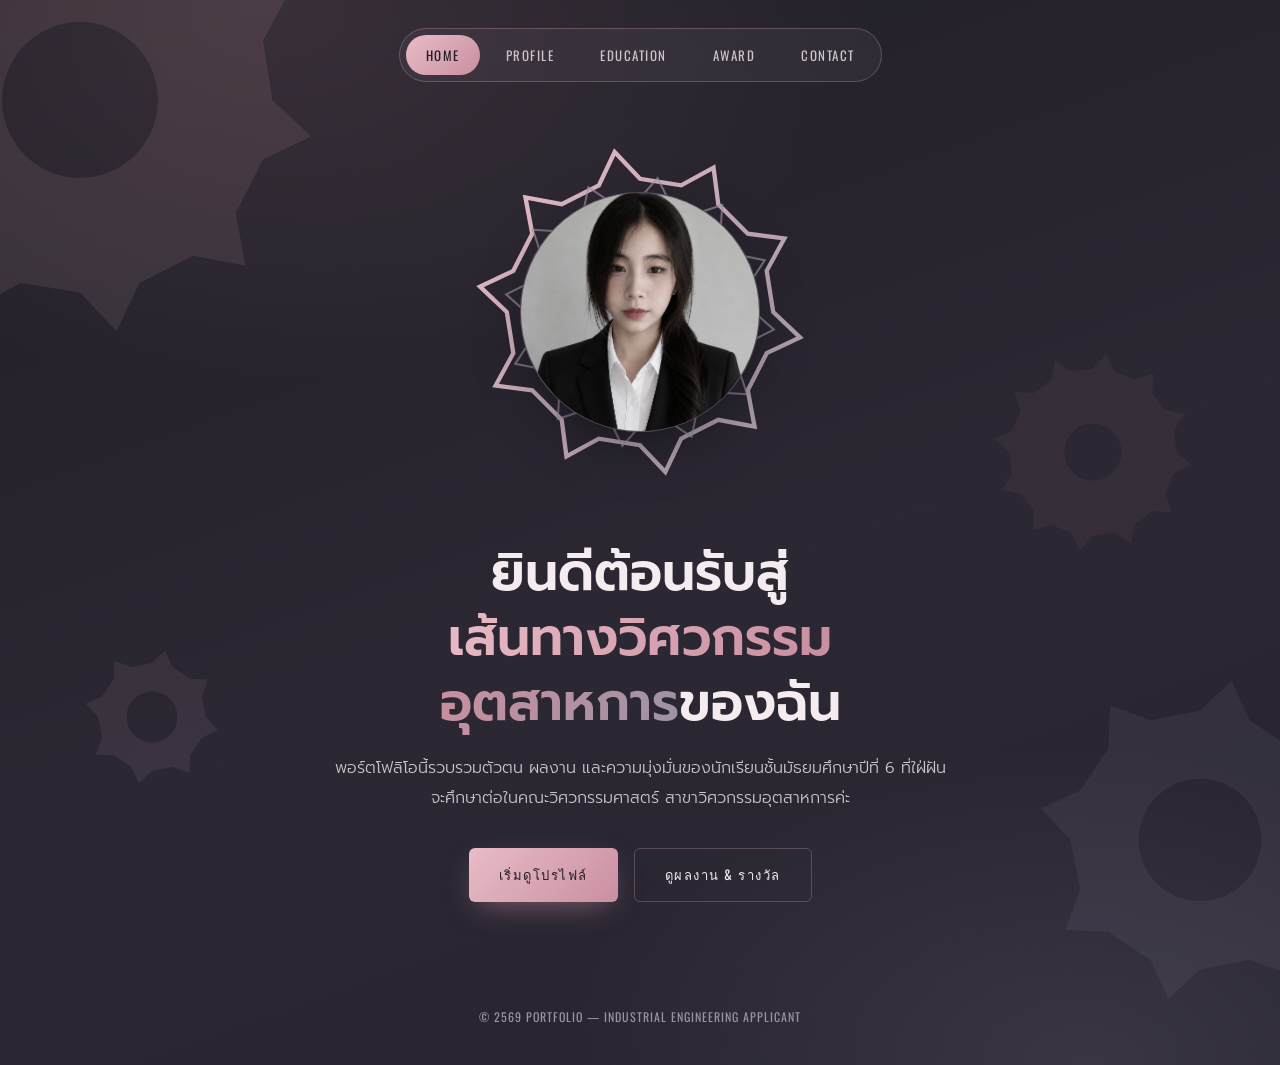
<file: index.html>
<!DOCTYPE html>
<html lang="th">
<head>
<meta charset="UTF-8">
<meta name="viewport" content="width=device-width, initial-scale=1.0">
<title>Portfolio | วิศวกรรมอุตสาหการ</title>
<link rel="preconnect" href="https://fonts.googleapis.com">
<link href="https://fonts.googleapis.com/css2?family=Prompt:wght@300;400;500;600;700&family=Oswald:wght@400;500;600&display=swap" rel="stylesheet">
<style>
  :root{
    --graphite-deep:   #201e26;
    --graphite:        #2c2833;
    --graphite-soft:   #3a3541;
    --mauve-gray:      #9c93a4;
    --blush:           #e9bcc7;
    --rose-gold:       #c98fa0;
    --rose-gold-light: #e3aebb;
    --pearl:           #f4ecee;
    --pearl-dim:       #cfc4c9;
    --line:            rgba(233,188,199,0.25);
  }

  *{margin:0;padding:0;box-sizing:border-box;}

  html{scroll-behavior:smooth;}

  body{
    font-family:'Prompt',sans-serif;
    background:
      radial-gradient(ellipse 80% 60% at 20% 0%, rgba(201,143,160,0.14), transparent 60%),
      radial-gradient(ellipse 70% 50% at 85% 100%, rgba(156,147,164,0.16), transparent 60%),
      linear-gradient(160deg, var(--graphite-deep) 0%, var(--graphite) 55%, #262330 100%);
    color:var(--pearl);
    min-height:100vh;
    overflow-x:hidden;
    position:relative;
  }

  /* ---------- decorative background gears ---------- */
  .bg-gear{
    position:fixed;
    opacity:0.10;
    z-index:0;
    pointer-events:none;
  }
  .bg-gear svg{width:100%;height:100%;display:block;}
  .bg-gear.g1{ width:520px; height:520px; top:-160px; left:-180px; animation:spin 60s linear infinite; }
  .bg-gear.g2{ width:360px; height:360px; bottom:-120px; right:-100px; animation:spinReverse 46s linear infinite; }
  .bg-gear.g3{ width:220px; height:220px; top:38%; right:6%; animation:spin 30s linear infinite; opacity:0.07;}
  .bg-gear.g4{ width:150px; height:150px; bottom:12%; left:6%; animation:spinReverse 24s linear infinite; opacity:0.08;}

  @keyframes spin{ from{transform:rotate(0deg);} to{transform:rotate(360deg);} }
  @keyframes spinReverse{ from{transform:rotate(0deg);} to{transform:rotate(-360deg);} }

  /* ---------- top nav ---------- */
  nav{
    position:relative;
    z-index:10;
    display:flex;
    justify-content:center;
    padding:28px 16px 10px;
  }
  .nav-pill{
    display:flex;
    gap:6px;
    background:rgba(244,236,238,0.05);
    border:1px solid var(--line);
    backdrop-filter:blur(10px);
    border-radius:999px;
    padding:6px;
    flex-wrap:wrap;
    justify-content:center;
  }
  .nav-pill a{
    text-decoration:none;
    color:var(--pearl-dim);
    font-family:'Oswald',sans-serif;
    font-size:13px;
    letter-spacing:1.5px;
    text-transform:uppercase;
    padding:10px 20px;
    border-radius:999px;
    transition:all .35s ease;
    position:relative;
  }
  .nav-pill a:hover,
  .nav-pill a:focus-visible{
    color:var(--graphite-deep);
    background:linear-gradient(135deg,var(--blush),var(--rose-gold));
    outline:none;
  }
  .nav-pill a.active{
    color:var(--graphite-deep);
    background:linear-gradient(135deg,var(--blush),var(--rose-gold));
  }
  .nav-pill a:focus-visible{box-shadow:0 0 0 3px rgba(233,188,199,0.5);}

  /* ---------- hero Layout: Stacked Top-Down ---------- */
  .hero{
    position:relative;
    z-index:2;
    max-width:800px;
    margin:0 auto;
    padding:40px 24px 80px;
    display:flex;
    flex-direction:column;
    align-items:center;
    text-align:center;
    gap:48px;
    min-height:78vh;
  }

  .eyebrow{
    font-family:'Oswald',sans-serif;
    font-size:13px;
    letter-spacing:4px;
    text-transform:uppercase;
    color:var(--rose-gold-light);
    display:flex;
    align-items:center;
    gap:12px;
    margin-bottom:22px;
    justify-content:center;
  }
  .eyebrow::before, .eyebrow::after{
    content:"";
    width:34px;height:1px;
    background:var(--rose-gold-light);
  }

  .hero h1{
    font-family:'Prompt',sans-serif;
    font-weight:600;
    font-size:clamp(32px,4.4vw,52px);
    line-height:1.25;
    color:var(--pearl);
    margin-bottom:18px;
  }
  .hero h1 span{
    color:transparent;
    background:linear-gradient(120deg,var(--blush),var(--rose-gold) 60%,var(--mauve-gray));
    -webkit-background-clip:text;
    background-clip:text;
  }

  .hero p{
    font-size:16px;
    line-height:1.9;
    color:var(--pearl-dim);
    font-weight:300;
    margin-bottom:34px;
    max-width:56ch;
    margin-left:auto;
    margin-right:auto;
  }

  .cta-row{display:flex;gap:16px;flex-wrap:wrap;justify-content:center;}
  .btn{
    font-family:'Oswald',sans-serif;
    letter-spacing:1.5px;
    text-transform:uppercase;
    font-size:13px;
    text-decoration:none;
    padding:15px 30px;
    border-radius:6px;
    display:inline-flex;
    align-items:center;
    gap:10px;
    transition:transform .3s ease, box-shadow .3s ease;
  }
  .btn-primary{
    color:var(--graphite-deep);
    background:linear-gradient(135deg,var(--blush),var(--rose-gold));
    box-shadow:0 10px 30px -10px rgba(201,143,160,0.6);
  }
  .btn-primary:hover,.btn-primary:focus-visible{
    transform:translateY(-3px);
    box-shadow:0 16px 34px -10px rgba(201,143,160,0.8);
  }
  .btn-ghost{
    color:var(--pearl);
    border:1px solid var(--line);
  }
  .btn-ghost:hover,.btn-ghost:focus-visible{
    border-color:var(--rose-gold-light);
    background:rgba(233,188,199,0.06);
  }
  .btn:focus-visible{outline:2px solid var(--rose-gold-light);outline-offset:3px;}

  /* ---------- gear-framed portrait medallion ---------- */
  .medallion-wrap{
    position:relative;
    width:min(100%,360px);
    aspect-ratio:1/1;
    margin:0 auto;
  }
  .med-ring{
    position:absolute;
    inset:0;
    animation:spin 90s linear infinite;
  }
  .med-ring svg{width:100%;height:100%;}
  .med-ring path{
    fill:none;
    stroke:url(#ringGrad);
    stroke-width:2.4;
  }
  .med-ring-inner{
    position:absolute;
    inset:30px;
    animation:spinReverse 70s linear infinite;
    opacity:0.65;
  }
  .med-ring-inner svg{width:100%;height:100%;}
  .med-ring-inner path{fill:none;stroke:var(--mauve-gray);stroke-width:1.4;}

  .frame{
    position:absolute;
    inset:60px;
    border-radius:50%;
    background:
      linear-gradient(160deg, var(--graphite-soft), var(--graphite-deep));
    border:1px solid var(--line);
    display:flex;
    align-items:center;
    justify-content:center;
    overflow:hidden;
    box-shadow:
      inset 0 0 0 6px rgba(244,236,238,0.04),
      0 20px 60px -20px rgba(0,0,0,0.6);
  }
  .frame img{
    width:100%;height:100%;object-fit:cover;
    filter:grayscale(15%) saturate(1.05);
  }
  .frame .placeholder{
    text-align:center;
    color:var(--pearl-dim);
    font-size:12px;
    letter-spacing:1px;
    padding:16px;
    font-family:'Oswald',sans-serif;
  }
  .frame .placeholder small{
    display:block;
    margin-top:6px;
    color:var(--mauve-gray);
    font-size:10px;
  }

  .badge{
    position:absolute;
    bottom:6%;
    right:2%;
    background:linear-gradient(135deg,var(--blush),var(--rose-gold));
    color:var(--graphite-deep);
    font-family:'Oswald',sans-serif;
    font-size:12px;
    letter-spacing:1px;
    padding:10px 16px;
    border-radius:10px;
    box-shadow:0 12px 26px -8px rgba(201,143,160,0.7);
    transform:rotate(-4deg);
  }

  /* ---------- prev / next page navigation ---------- */
  .page-nav{
    max-width:1100px;
    margin:0 auto;
    padding:10px 24px 0;
    display:flex;
    justify-content:space-between;
    align-items:center;
    gap:16px;
    flex-wrap:wrap;
    position:relative;
    z-index:2;
  }
  .page-nav-btn{
    font-family:'Oswald',sans-serif;
    letter-spacing:1.5px;
    text-transform:uppercase;
    font-size:13px;
    text-decoration:none;
    padding:14px 26px;
    border-radius:8px;
    display:inline-flex;
    align-items:center;
    gap:10px;
    transition:transform .3s ease, box-shadow .3s ease, border-color .3s ease, background .3s ease;
  }
  .page-nav-btn.next{
    color:var(--graphite-deep);
    background:linear-gradient(135deg,var(--blush),var(--rose-gold));
    box-shadow:0 10px 26px -10px rgba(201,143,160,0.6);
    margin-left:auto;
  }
  .page-nav-btn.next:hover,.page-nav-btn.next:focus-visible{
    transform:translateY(-3px);
    box-shadow:0 14px 30px -10px rgba(201,143,160,0.8);
  }
  .page-nav-btn.prev{
    color:var(--pearl);
    border:1px solid var(--line);
  }
  .page-nav-btn.prev:hover,.page-nav-btn.prev:focus-visible{
    border-color:var(--rose-gold-light);
    background:rgba(233,188,199,0.06);
  }
  .page-nav-btn:focus-visible{outline:2px solid var(--rose-gold-light);outline-offset:3px;}

  footer{
    position:relative;
    z-index:2;
    text-align:center;
    padding:26px 16px 40px;
    color:var(--mauve-gray);
    font-size:12px;
    letter-spacing:1px;
    font-family:'Oswald',sans-serif;
  }

  @media (prefers-reduced-motion: reduce){
    .bg-gear, .med-ring, .med-ring-inner{animation:none;}
    html{scroll-behavior:auto;}
  }
</style>
</head>
<body>

  <!-- decorative rotating background gears -->
  <div class="bg-gear g1">
    <svg viewBox="0 0 200 200"><path fill="#e9bcc7" fill-rule="evenodd"
      d="M 174.00,100.00 L 188.89,114.08 L 188.89,114.08 L 170.38,122.87 L 159.87,143.50 L 163.64,163.64 L 163.64,163.64 L 143.50,159.87 L 122.87,170.38 L 114.08,188.89 L 114.08,188.89 L 100.00,174.00 L 77.13,170.38 L 59.14,180.19 L 59.14,180.19 L 56.50,159.87 L 40.13,143.50 L 19.81,140.86 L 19.81,140.86 L 29.62,122.87 L 26.00,100.00 L 11.11,85.92 L 11.11,85.92 L 29.62,77.13 L 40.13,56.50 L 36.36,36.36 L 36.36,36.36 L 56.50,40.13 L 77.13,29.62 L 85.92,11.11 L 85.92,11.11 L 100.00,26.00 L 122.87,29.62 L 140.86,19.81 L 140.86,19.81 L 143.50,40.13 L 159.87,56.50 L 180.19,59.14 L 180.19,59.14 L 170.38,77.13 Z M 70.00,100.00 A 30.00,30.00 0 1,0 130.00,100.00 A 30.00,30.00 0 1,0 70.00,100.00 Z"/>
    </svg>
  </div>
  <div class="bg-gear g2">
    <svg viewBox="0 0 200 200"><path fill="#9c93a4" fill-rule="evenodd"
      d="M 172.00,100.00 L 188.27,117.56 L 188.27,117.56 L 166.52,127.55 L 150.91,150.91 L 150.00,174.83 L 150.00,174.83 L 127.55,166.52 L 100.00,172.00 L 82.44,188.27 L 82.44,188.27 L 72.45,166.52 L 49.09,150.91 L 25.17,150.00 L 25.17,150.00 L 33.48,127.55 L 28.00,100.00 L 11.73,82.44 L 11.73,82.44 L 33.48,72.45 L 49.09,49.09 L 50.00,25.17 L 50.00,25.17 L 72.45,33.48 L 100.00,28.00 L 117.56,11.73 L 117.56,11.73 L 127.55,33.48 L 150.91,49.09 L 174.83,50.00 L 174.83,50.00 L 166.52,72.45 Z M 66.00,100.00 A 34.00,34.00 0 1,0 134.00,100.00 A 34.00,34.00 0 1,0 66.00,100.00 Z"/>
    </svg>
  </div>
  <div class="bg-gear g3">
    <svg viewBox="0 0 200 200"><path fill="#c98fa0" fill-rule="evenodd"
      d="M 176.00,100.00 L 189.23,111.75 L 189.23,111.75 L 173.41,119.67 L 165.82,138.00 L 171.40,154.79 L 171.40,154.79 L 153.74,153.74 L 138.00,165.82 L 134.44,183.15 L 134.44,183.15 L 119.67,173.41 L 100.00,176.00 L 88.25,189.23 L 88.25,189.23 L 80.33,173.41 L 62.00,165.82 L 45.21,171.40 L 45.21,171.40 L 46.26,153.74 L 34.18,138.00 L 16.85,134.44 L 16.85,134.44 L 26.59,119.67 L 24.00,100.00 L 10.77,88.25 L 10.77,88.25 L 26.59,80.33 L 34.18,62.00 L 28.60,45.21 L 28.60,45.21 L 46.26,46.26 L 62.00,34.18 L 65.56,16.85 L 65.56,16.85 L 80.33,26.59 L 100.00,24.00 L 111.75,10.77 L 111.75,10.77 L 119.67,26.59 L 138.00,34.18 L 154.79,28.60 L 154.79,28.60 L 153.74,46.26 L 165.82,62.00 L 183.15,65.56 L 183.15,65.56 L 173.41,80.33 Z M 74.00,100.00 A 26.00,26.00 0 1,0 126.00,100.00 A 26.00,26.00 0 1,0 74.00,100.00 Z"/>
    </svg>
  </div>
  <div class="bg-gear g4">
    <svg viewBox="0 0 200 200"><path fill="#e9bcc7" fill-rule="evenodd"
      d="M 172.00,100.00 L 188.27,117.56 L 188.27,117.56 L 166.52,127.55 L 150.91,150.91 L 150.00,174.83 L 150.00,174.83 L 127.55,166.52 L 100.00,172.00 L 82.44,188.27 L 82.44,188.27 L 72.45,166.52 L 49.09,150.91 L 25.17,150.00 L 25.17,150.00 L 33.48,127.55 L 28.00,100.00 L 11.73,82.44 L 11.73,82.44 L 33.48,72.45 L 49.09,49.09 L 50.00,25.17 L 50.00,25.17 L 72.45,33.48 L 100.00,28.00 L 117.56,11.73 L 117.56,11.73 L 127.55,33.48 L 150.91,49.09 L 174.83,50.00 L 174.83,50.00 L 166.52,72.45 Z M 66.00,100.00 A 34.00,34.00 0 1,0 134.00,100.00 A 34.00,34.00 0 1,0 66.00,100.00 Z"/>
    </svg>
  </div>

  <!-- ===== navigation ===== -->
  <nav>
    <div class="nav-pill">
      <a href="index.html" class="active">Home</a>
      <a href="profile.html">Profile</a>
      <a href="education.html">Education</a>
      <a href="award.html">Award</a>
      <a href="contact.html">Contact</a>
    </div>
  </nav>

  <!-- ===== hero ===== -->
  <section class="hero">
    
    <!-- ย้ายรูปฟันเฟือง (Medallion) มาไว้ข้างบน -->
    <div class="medallion-wrap">
      <div class="med-ring">
        <svg viewBox="0 0 200 200">
          <defs>
            <linearGradient id="ringGrad" x1="0%" y1="0%" x2="100%" y2="100%">
              <stop offset="0%" stop-color="#e9bcc7"/>
              <stop offset="100%" stop-color="#9c93a4"/>
            </linearGradient>
          </defs>
          <path d="M 174.00,100.00 L 188.89,114.08 L 188.89,114.08 L 170.38,122.87 L 159.87,143.50 L 163.64,163.64 L 163.64,163.64 L 143.50,159.87 L 122.87,170.38 L 114.08,188.89 L 114.08,188.89 L 100.00,174.00 L 77.13,170.38 L 59.14,180.19 L 59.14,180.19 L 56.50,159.87 L 40.13,143.50 L 19.81,140.86 L 19.81,140.86 L 29.62,122.87 L 26.00,100.00 L 11.11,85.92 L 11.11,85.92 L 29.62,77.13 L 40.13,56.50 L 36.36,36.36 L 36.36,36.36 L 56.50,40.13 L 77.13,29.62 L 85.92,11.11 L 85.92,11.11 L 100.00,26.00 L 122.87,29.62 L 140.86,19.81 L 140.86,19.81 L 143.50,40.13 L 159.87,56.50 L 180.19,59.14 L 180.19,59.14 L 170.38,77.13 Z"/>
        </svg>
      </div>
      <div class="med-ring-inner">
        <svg viewBox="0 0 200 200">
          <path d="M 176.00,100.00 L 189.23,111.75 L 189.23,111.75 L 173.41,119.67 L 165.82,138.00 L 171.40,154.79 L 171.40,154.79 L 153.74,153.74 L 138.00,165.82 L 134.44,183.15 L 134.44,183.15 L 119.67,173.41 L 100.00,176.00 L 88.25,189.23 L 88.25,189.23 L 80.33,173.41 L 62.00,165.82 L 45.21,171.40 L 45.21,171.40 L 46.26,153.74 L 34.18,138.00 L 16.85,134.44 L 16.85,134.44 L 26.59,119.67 L 24.00,100.00 L 10.77,88.25 L 10.77,88.25 L 26.59,80.33 L 34.18,62.00 L 28.60,45.21 L 28.60,45.21 L 46.26,46.26 L 62.00,34.18 L 65.56,16.85 L 65.56,16.85 L 80.33,26.59 L 100.00,24.00 L 111.75,10.77 L 111.75,10.77 L 119.67,26.59 L 138.00,34.18 L 154.79,28.60 L 154.79,28.60 L 153.74,46.26 L 165.82,62.00 L 183.15,65.56 L 183.15,65.56 L 173.41,80.33 Z"/>
        </svg>
      </div>
      <div class="frame">
      <img src="images/IMG_0733.jpeg" alt="รูปโปรไฟล์">
        </div>
      </div>
    
    </div>

    <!-- กล่องข้อความอยู่ข้างล่าง -->
    <div>
     
      <h1>ยินดีต้อนรับสู่<br><span>เส้นทางวิศวกรรม<br>อุตสาหการ</span>ของฉัน</h1>
      <p>
        พอร์ตโฟลิโอนี้รวบรวมตัวตน ผลงาน และความมุ่งมั่นของนักเรียนชั้นมัธยมศึกษาปีที่ 6
        ที่ใฝ่ฝันจะศึกษาต่อในคณะวิศวกรรมศาสตร์ สาขาวิศวกรรมอุตสาหการค่ะ
      </p>
      <div class="cta-row">
        <a href="profile.html" class="btn btn-primary">เริ่มดูโปรไฟล์</a>
        <a href="award.html" class="btn btn-ghost">ดูผลงาน &amp; รางวัล</a>
      </div>
    </div>

  </section>



  <footer>© 2569 PORTFOLIO — INDUSTRIAL ENGINEERING APPLICANT</footer>

</body>
</html>
</file>
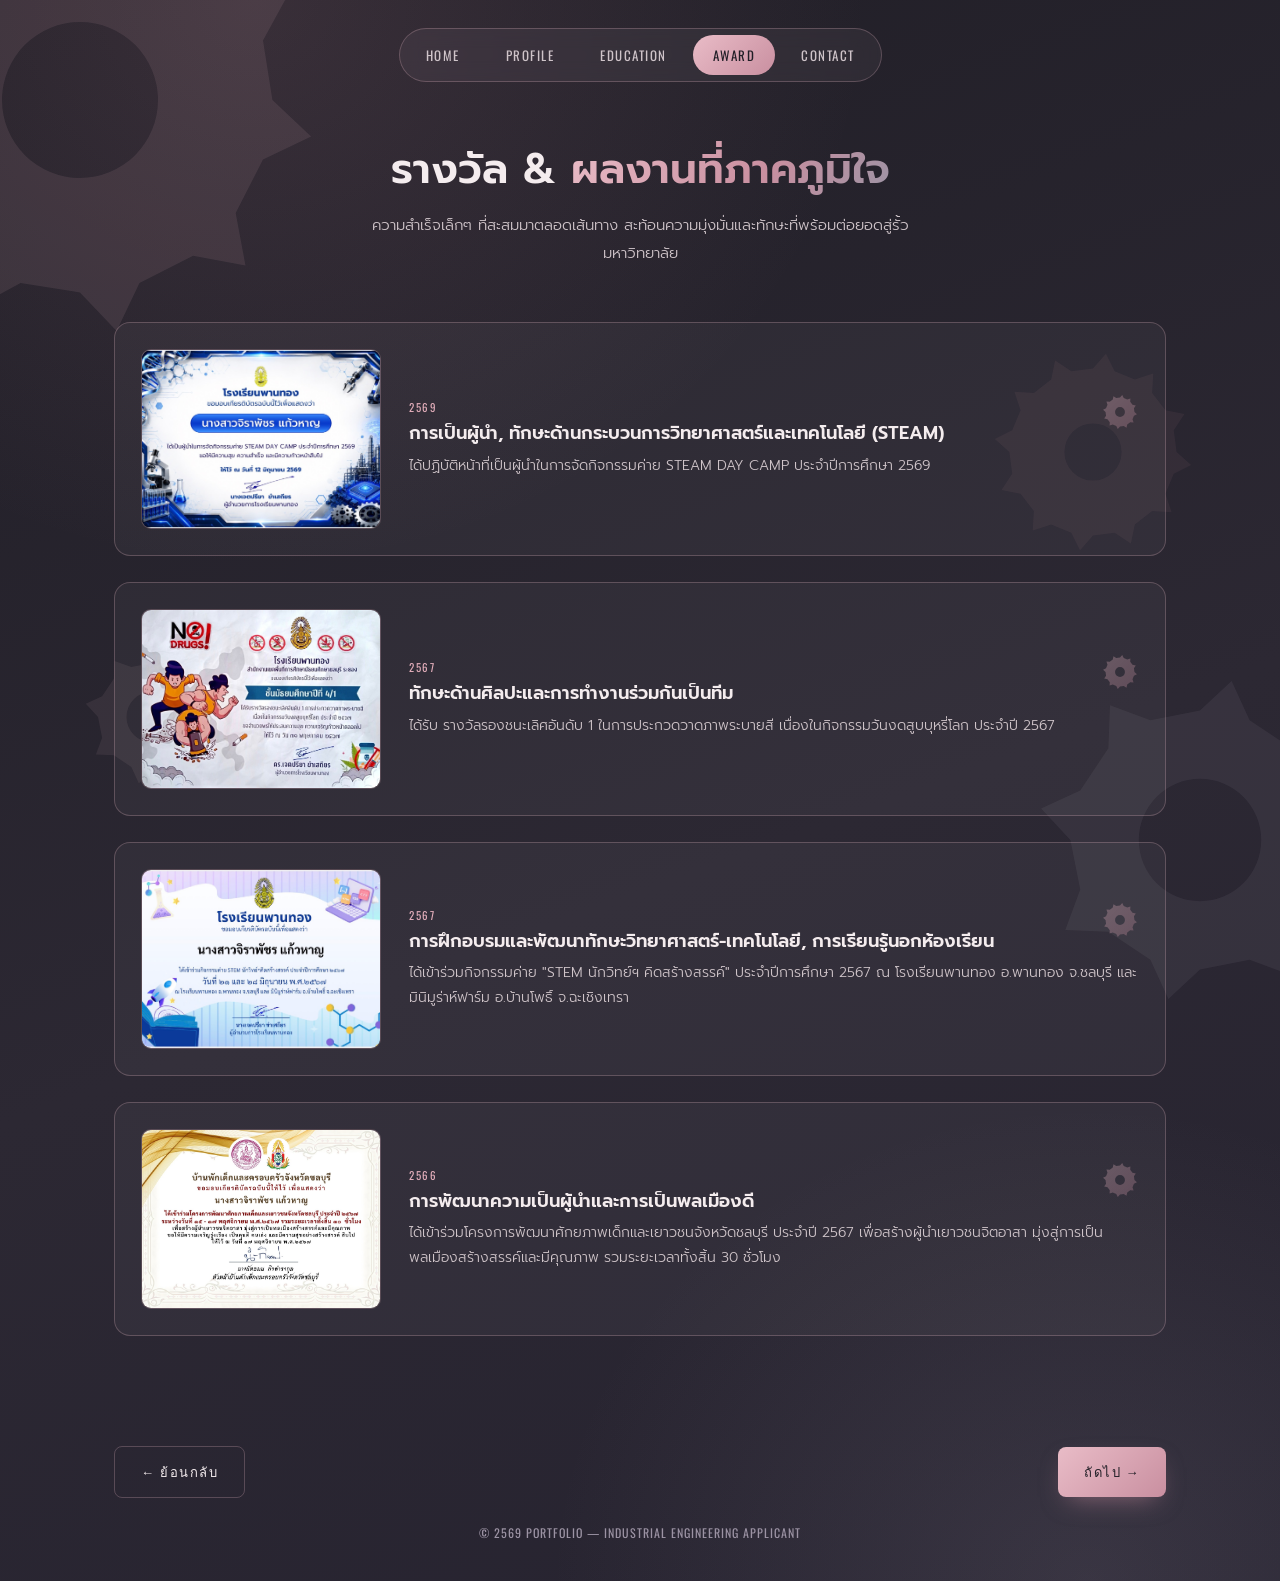
<file: award.html>
<!DOCTYPE html>
<html lang="th">
<head>
<meta charset="UTF-8">
<meta name="viewport" content="width=device-width, initial-scale=1.0">
<title>Award | Portfolio วิศวกรรมอุตสาหการ</title>
<link rel="preconnect" href="https://fonts.googleapis.com">
<link href="https://fonts.googleapis.com/css2?family=Prompt:wght@300;400;500;600;700&family=Oswald:wght@400;500;600&display=swap" rel="stylesheet">
<style>
  :root{
    --graphite-deep:   #201e26;
    --graphite:        #2c2833;
    --graphite-soft:   #3a3541;
    --mauve-gray:      #9c93a4;
    --blush:           #e9bcc7;
    --rose-gold:       #c98fa0;
    --rose-gold-light: #e3aebb;
    --pearl:           #f4ecee;
    --pearl-dim:       #cfc4c9;
    --line:            rgba(233,188,199,0.25);
  }

  *{margin:0;padding:0;box-sizing:border-box;}
  html{scroll-behavior:smooth;}

  body{
    font-family:'Prompt',sans-serif;
    background:
      radial-gradient(ellipse 80% 60% at 20% 0%, rgba(201,143,160,0.14), transparent 60%),
      radial-gradient(ellipse 70% 50% at 85% 100%, rgba(156,147,164,0.16), transparent 60%),
      linear-gradient(160deg, var(--graphite-deep) 0%, var(--graphite) 55%, #262330 100%);
    color:var(--pearl);
    min-height:100vh;
    overflow-x:hidden;
    position:relative;
  }

  .bg-gear{ position:fixed; opacity:0.10; z-index:0; pointer-events:none; }
  .bg-gear svg{width:100%;height:100%;display:block;}
  .bg-gear.g1{ width:520px; height:520px; top:-160px; left:-180px; animation:spin 60s linear infinite; }
  .bg-gear.g2{ width:360px; height:360px; bottom:-120px; right:-100px; animation:spinReverse 46s linear infinite; }
  .bg-gear.g3{ width:220px; height:220px; top:38%; right:6%; animation:spin 30s linear infinite; opacity:0.07;}
  .bg-gear.g4{ width:150px; height:150px; bottom:12%; left:6%; animation:spinReverse 24s linear infinite; opacity:0.08;}
  @keyframes spin{ from{transform:rotate(0deg);} to{transform:rotate(360deg);} }
  @keyframes spinReverse{ from{transform:rotate(0deg);} to{transform:rotate(-360deg);} }

  nav{ position:relative; z-index:10; display:flex; justify-content:center; padding:28px 16px 10px; }
  .nav-pill{
    display:flex; gap:6px;
    background:rgba(244,236,238,0.05);
    border:1px solid var(--line);
    backdrop-filter:blur(10px);
    border-radius:999px; padding:6px;
    flex-wrap:wrap; justify-content:center;
  }
  .nav-pill a{
    text-decoration:none; color:var(--pearl-dim);
    font-family:'Oswald',sans-serif; font-size:13px;
    letter-spacing:1.5px; text-transform:uppercase;
    padding:10px 20px; border-radius:999px;
    transition:all .35s ease; position:relative;
  }
  .nav-pill a:hover, .nav-pill a:focus-visible{
    color:var(--graphite-deep);
    background:linear-gradient(135deg,var(--blush),var(--rose-gold));
    outline:none;
  }
  .nav-pill a.active{
    color:var(--graphite-deep);
    background:linear-gradient(135deg,var(--blush),var(--rose-gold));
  }
  .nav-pill a:focus-visible{box-shadow:0 0 0 3px rgba(233,188,199,0.5);}

  .page-hero{ max-width:760px; margin:0 auto; padding:50px 24px 10px; text-align:center; position:relative; z-index:2; }
  .eyebrow{
    font-family:'Oswald',sans-serif; font-size:13px; letter-spacing:4px;
    text-transform:uppercase; color:var(--rose-gold-light);
    display:flex; align-items:center; gap:12px; margin-bottom:22px; justify-content:center;
  }
  .eyebrow::before, .eyebrow::after{ content:""; width:34px; height:1px; background:var(--rose-gold-light); }
  .page-hero h1{
    font-family:'Prompt',sans-serif; font-weight:600;
    font-size:clamp(28px,3.6vw,42px); line-height:1.3; margin-bottom:14px; color:var(--pearl);
  }
  .page-hero h1 span{
    color:transparent;
    background:linear-gradient(120deg,var(--blush),var(--rose-gold) 60%,var(--mauve-gray));
    -webkit-background-clip:text; background-clip:text;
  }
  .page-hero p{ font-size:15px; line-height:1.9; color:var(--pearl-dim); font-weight:300; max-width:56ch; margin:0 auto; }

  .container{ max-width:1100px; margin:0 auto; padding:44px 24px 100px; position:relative; z-index:2; }

  /* ปรับการจัดวางกล่องผลงานเป็นแบบ 1 คอลัมน์ยาวลงมา เพื่อให้มีพื้นที่ใส่รูปคู่กับข้อความได้สวยงาม */
  .award-grid{ display:grid; grid-template-columns:1fr; gap:26px; }
  
  /* เพิ่มการทำ Flexbox หรือ Grid ข้างในกล่องเพื่อแบ่งพื้นที่ รูปภาพ และ ข้อความ */
  .award-card{
    background:rgba(244,236,238,0.04); border:1px solid var(--line);
    border-radius:16px; padding:26px; position:relative; overflow:hidden;
    transition:transform .3s ease, border-color .3s ease;
    display:grid;
    grid-template-columns: 240px 1fr; /* ฝั่งรูป 240px ฝั่งข้อความขยายตามจริง */
    gap:28px;
    align-items: center;
  }
  .award-card:hover{ transform:translateY(-4px); border-color:var(--rose-gold-light); }
  
  /* สไตล์ของกล่องภาพผลงาน */
  .award-img-wrap{
    width: 100%;
    aspect-ratio: 4/3;
    background: linear-gradient(160deg, var(--graphite-soft), var(--graphite-deep));
    border: 1px solid var(--line);
    border-radius: 10px;
    overflow: hidden;
    position: relative;
    display: flex;
    align-items: center;
    justify-content: center;
  }
  .award-img-wrap img{
    width: 100%;
    height: 100%;
    object-fit: cover;
  }
  .award-img-wrap .img-placeholder{
    font-size: 12px;
    color: var(--mauve-gray);
    text-align: center;
    font-family: 'Oswald', sans-serif;
    letter-spacing: 1px;
    padding: 10px;
  }

  /* ฝั่งเนื้อหาข้อความ */
  .award-content{
    position: relative;
  }
  .mini-gear{
    position: absolute;
    top: -6px;
    right: 0;
    width: 38px; height: 38px; animation:spin 22s linear infinite;
    opacity: 0.3; /* ปรับลดความเข้มฟันเฟืองเล็กเพื่อไม่ให้บังข้อความ */
  }
  .mini-gear svg{ width:100%; height:100%; }
  .mini-gear path{ fill:url(#miniGrad); }
  
  .award-card .a-year{
    font-family:'Oswald',sans-serif; font-size:11px; letter-spacing:1.5px;
    color:var(--rose-gold-light); text-transform:uppercase; margin-bottom:6px; display:block;
  }
  .award-card h3{ font-size:18px; font-weight:600; margin-bottom:6px; color:var(--pearl); line-height:1.4; padding-right:45px; }
  .award-card .a-org{
    font-size:13px; color:var(--mauve-gray); margin-bottom:12px; display:block; font-weight:300;
  }
  .award-card p{ font-size:14px; color:var(--pearl-dim); font-weight:300; line-height:1.8; }

  /* ---------- prev / next page navigation ---------- */
  .page-nav{
    max-width:1100px; margin:0 auto; padding:10px 24px 0;
    display:flex; justify-content:space-between; align-items:center;
    gap:16px; flex-wrap:wrap; position:relative; z-index:2;
  }
  .page-nav-btn{
    font-family:'Oswald',sans-serif; letter-spacing:1.5px; text-transform:uppercase;
    font-size:13px; text-decoration:none; padding:14px 26px; border-radius:8px;
    display:inline-flex; align-items:center; gap:10px;
    transition:transform .3s ease, box-shadow .3s ease, border-color .3s ease, background .3s ease;
  }
  .page-nav-btn.next{
    color:var(--graphite-deep);
    background:linear-gradient(135deg,var(--blush),var(--rose-gold));
    box-shadow:0 10px 26px -10px rgba(201,143,160,0.6);
    margin-left:auto;
  }
  .page-nav-btn.next:hover,.page-nav-btn.next:focus-visible{
    transform:translateY(-3px); box-shadow:0 14px 30px -10px rgba(201,143,160,0.8);
  }
  .page-nav-btn.prev{ color:var(--pearl); border:1px solid var(--line); }
  .page-nav-btn.prev:hover,.page-nav-btn.prev:focus-visible{
    border-color:var(--rose-gold-light); background:rgba(233,188,199,0.06);
  }
  .page-nav-btn:focus-visible{outline:2px solid var(--rose-gold-light);outline-offset:3px;}

  footer{
    position:relative; z-index:2; text-align:center; padding:26px 16px 40px;
    color:var(--mauve-gray); font-size:12px; letter-spacing:1px; font-family:'Oswald',sans-serif;
  }

  /* Responsive: บนจอมือถือจะปรับรูปไปอยู่ด้านบน และข้อความอยู่ด้านล่างเพื่อให้ไม่เบียดกัน */
  @media (max-width: 768px) {
    .award-card {
      grid-template-columns: 1fr;
      gap: 20px;
      padding: 20px;
    }
    .award-img-wrap {
      max-width: 100%;
    }
    .mini-gear {
      top: -40px; /* ขยับฟันเฟืองหลบขึ้นเมื่อหลุดพ้นคอมพิวเตอร์ */
    }
  }

  @media (prefers-reduced-motion: reduce){
    .bg-gear, .mini-gear{ animation:none; }
    html{ scroll-behavior:auto; }
  }
</style>
</head>
<body>

  <svg width="0" height="0" style="position:absolute">
    <defs>
      <linearGradient id="miniGrad" x1="0%" y1="0%" x2="100%" y2="100%">
        <stop offset="0%" stop-color="#e9bcc7"/>
        <stop offset="100%" stop-color="#c98fa0"/>
      </linearGradient>
    </defs>
  </svg>

  <div class="bg-gear g1"><svg viewBox="0 0 200 200"><path fill="#e9bcc7" fill-rule="evenodd" d="M 174.00,100.00 L 188.89,114.08 L 188.89,114.08 L 170.38,122.87 L 159.87,143.50 L 163.64,163.64 L 163.64,163.64 L 143.50,159.87 L 122.87,170.38 L 114.08,188.89 L 114.08,188.89 L 100.00,174.00 L 77.13,170.38 L 59.14,180.19 L 59.14,180.19 L 56.50,159.87 L 40.13,143.50 L 19.81,140.86 L 19.81,140.86 L 29.62,122.87 L 26.00,100.00 L 11.11,85.92 L 11.11,85.92 L 29.62,77.13 L 40.13,56.50 L 36.36,36.36 L 36.36,36.36 L 56.50,40.13 L 77.13,29.62 L 85.92,11.11 L 85.92,11.11 L 100.00,26.00 L 122.87,29.62 L 140.86,19.81 L 140.86,19.81 L 143.50,40.13 L 159.87,56.50 L 180.19,59.14 L 180.19,59.14 L 170.38,77.13 Z M 70.00,100.00 A 30.00,30.00 0 1,0 130.00,100.00 A 30.00,30.00 0 1,0 70.00,100.00 Z"/></svg></div>
  <div class="bg-gear g2"><svg viewBox="0 0 200 200"><path fill="#9c93a4" fill-rule="evenodd" d="M 172.00,100.00 L 188.27,117.56 L 188.27,117.56 L 166.52,127.55 L 150.91,150.91 L 150.00,174.83 L 150.00,174.83 L 127.55,166.52 L 100.00,172.00 L 82.44,188.27 L 82.44,188.27 L 72.45,166.52 L 49.09,150.91 L 25.17,150.00 L 25.17,150.00 L 33.48,127.55 L 28.00,100.00 L 11.73,82.44 L 11.73,82.44 L 33.48,72.45 L 49.09,49.09 L 50.00,25.17 L 50.00,25.17 L 72.45,33.48 L 100.00,28.00 L 117.56,11.73 L 117.56,11.73 L 127.55,33.48 L 150.91,49.09 L 174.83,50.00 L 174.83,50.00 L 166.52,72.45 Z M 66.00,100.00 A 34.00,34.00 0 1,0 134.00,100.00 A 34.00,34.00 0 1,0 66.00,100.00 Z"/></svg></div>
  <div class="bg-gear g3"><svg viewBox="0 0 200 200"><path fill="#c98fa0" fill-rule="evenodd" d="M 176.00,100.00 L 189.23,111.75 L 189.23,111.75 L 173.41,119.67 L 165.82,138.00 L 171.40,154.79 L 171.40,154.79 L 153.74,153.74 L 138.00,165.82 L 134.44,183.15 L 134.44,183.15 L 119.67,173.41 L 100.00,176.00 L 88.25,189.23 L 88.25,189.23 L 80.33,173.41 L 62.00,165.82 L 45.21,171.40 L 45.21,171.40 L 46.26,153.74 L 34.18,138.00 L 16.85,134.44 L 16.85,134.44 L 26.59,119.67 L 24.00,100.00 L 10.77,88.25 L 10.77,88.25 L 26.59,80.33 L 34.18,62.00 L 28.60,45.21 L 28.60,45.21 L 46.26,46.26 L 62.00,34.18 L 65.56,16.85 L 65.56,16.85 L 80.33,26.59 L 100.00,24.00 L 111.75,10.77 L 111.75,10.77 L 119.67,26.59 L 138.00,34.18 L 154.79,28.60 L 154.79,28.60 L 153.74,46.26 L 165.82,62.00 L 183.15,65.56 L 183.15,65.56 L 173.41,80.33 Z M 74.00,100.00 A 26.00,26.00 0 1,0 126.00,100.00 A 26.00,26.00 0 1,0 74.00,100.00 Z"/></svg></div>
  <div class="bg-gear g4"><svg viewBox="0 0 200 200"><path fill="#e9bcc7" fill-rule="evenodd" d="M 172.00,100.00 L 188.27,117.56 L 188.27,117.56 L 166.52,127.55 L 150.91,150.91 L 150.00,174.83 L 150.00,174.83 L 127.55,166.52 L 100.00,172.00 L 82.44,188.27 L 82.44,188.27 L 72.45,166.52 L 49.09,150.91 L 25.17,150.00 L 25.17,150.00 L 33.48,127.55 L 28.00,100.00 L 11.73,82.44 L 11.73,82.44 L 33.48,72.45 L 49.09,49.09 L 50.00,25.17 L 50.00,25.17 L 72.45,33.48 L 100.00,28.00 L 117.56,11.73 L 117.56,11.73 L 127.55,33.48 L 150.91,49.09 L 174.83,50.00 L 174.83,50.00 L 166.52,72.45 Z M 66.00,100.00 A 34.00,34.00 0 1,0 134.00,100.00 A 34.00,34.00 0 1,0 66.00,100.00 Z"/></svg></div>

  <nav>
    <div class="nav-pill">
      <a href="index.html">Home</a>
      <a href="profile.html">Profile</a>
      <a href="education.html">Education</a>
      <a href="award.html" class="active">Award</a>
      <a href="contact.html">Contact</a>
    </div>
  </nav>

  <section class="page-hero">
    <h1>รางวัล &amp; <span>ผลงานที่ภาคภูมิใจ</span></h1>
    <p>ความสำเร็จเล็กๆ ที่สะสมมาตลอดเส้นทาง สะท้อนความมุ่งมั่นและทักษะที่พร้อมต่อยอดสู่รั้วมหาวิทยาลัย</p>
  </section>

  <div class="container">
    <div class="award-grid">

      <!-- กล่องที่ 1 -->
      <div class="award-card">
        <div class="award-img-wrap">
          <img src="images/IMG_0741.jpeg" alt="ความเป็นผู้นำ">
        </div>
        <div class="award-content">
          <div class="mini-gear"><svg viewBox="0 0 200 200"><path fill-rule="evenodd" d="M 176.00,100.00 L 189.23,111.75 L 189.23,111.75 L 173.41,119.67 L 165.82,138.00 L 171.40,154.79 L 171.40,154.79 L 153.74,153.74 L 138.00,165.82 L 134.44,183.15 L 134.44,183.15 L 119.67,173.41 L 100.00,176.00 L 88.25,189.23 L 88.25,189.23 L 80.33,173.41 L 62.00,165.82 L 45.21,171.40 L 45.21,171.40 L 46.26,153.74 L 34.18,138.00 L 16.85,134.44 L 16.85,134.44 L 26.59,119.67 L 24.00,100.00 L 10.77,88.25 L 10.77,88.25 L 26.59,80.33 L 34.18,62.00 L 28.60,45.21 L 28.60,45.21 L 46.26,46.26 L 62.00,34.18 L 65.56,16.85 L 65.56,16.85 L 80.33,26.59 L 100.00,24.00 L 111.75,10.77 L 111.75,10.77 L 119.67,26.59 L 138.00,34.18 L 154.79,28.60 L 154.79,28.60 L 153.74,46.26 L 165.82,62.00 L 183.15,65.56 L 183.15,65.56 L 173.41,80.33 Z M 74.00,100.00 A 26.00,26.00 0 1,0 126.00,100.00 A 26.00,26.00 0 1,0 74.00,100.00 Z"/></svg></div>
          <span class="a-year">2569</span>
          <h3>การเป็นผู้นำ, ทักษะด้านกระบวนการวิทยาศาสตร์และเทคโนโลยี (STEAM)</h3>
          <p>ได้ปฏิบัติหน้าที่เป็นผู้นำในการจัดกิจกรรมค่าย STEAM DAY CAMP ประจำปีการศึกษา 2569</p>
        </div>
      </div>

      <!-- กล่องที่ 2 (แก้ไขปิดแท็ก <img> แล้ว) -->
      <div class="award-card">
        <div class="award-img-wrap">
          <img src="images/IMG_0742.jpeg" alt="ทักษะด้านศิลปะและการทำงานร่วมกันเป็นทีม">
        </div>
        <div class="award-content">
          <div class="mini-gear"><svg viewBox="0 0 200 200"><path fill-rule="evenodd" d="M 176.00,100.00 L 189.23,111.75 L 189.23,111.75 L 173.41,119.67 L 165.82,138.00 L 171.40,154.79 L 171.40,154.79 L 153.74,153.74 L 138.00,165.82 L 134.44,183.15 L 134.44,183.15 L 119.67,173.41 L 100.00,176.00 L 88.25,189.23 L 88.25,189.23 L 80.33,173.41 L 62.00,165.82 L 45.21,171.40 L 45.21,171.40 L 46.26,153.74 L 34.18,138.00 L 16.85,134.44 L 16.85,134.44 L 26.59,119.67 L 24.00,100.00 L 10.77,88.25 L 10.77,88.25 L 26.59,80.33 L 34.18,62.00 L 28.60,45.21 L 28.60,45.21 L 46.26,46.26 L 62.00,34.18 L 65.56,16.85 L 65.56,16.85 L 80.33,26.59 L 100.00,24.00 L 111.75,10.77 L 111.75,10.77 L 119.67,26.59 L 138.00,34.18 L 154.79,28.60 L 154.79,28.60 L 153.74,46.26 L 165.82,62.00 L 183.15,65.56 L 183.15,65.56 L 173.41,80.33 Z M 74.00,100.00 A 26.00,26.00 0 1,0 126.00,100.00 A 26.00,26.00 0 1,0 74.00,100.00 Z"/></svg></div>
          <span class="a-year">2567</span>
          <h3>ทักษะด้านศิลปะและการทำงานร่วมกันเป็นทีม</h3>
          <p>ได้รับ รางวัลรองชนะเลิศอันดับ 1 ในการประกวดวาดภาพระบายสี เนื่องในกิจกรรมวันงดสูบบุหรี่โลก ประจำปี 2567</p>
        </div>
      </div>

      <!-- กล่องที่ 3 (แก้ไขปิดแท็ก <img> แล้ว) -->
      <div class="award-card">
        <div class="award-img-wrap">
          <img src="images/IMG_0743.jpeg" alt="การฝึกอบรมและพัฒนาทักษะวิทยาศาสตร์-เทคโนโลยี, การเรียนรู้นอกห้องเรียน">
        </div>
        <div class="award-content">
          <div class="mini-gear"><svg viewBox="0 0 200 200"><path fill-rule="evenodd" d="M 176.00,100.00 L 189.23,111.75 L 189.23,111.75 L 173.41,119.67 L 165.82,138.00 L 171.40,154.79 L 171.40,154.79 L 153.74,153.74 L 138.00,165.82 L 134.44,183.15 L 134.44,183.15 L 119.67,173.41 L 100.00,176.00 L 88.25,189.23 L 88.25,189.23 L 80.33,173.41 L 62.00,165.82 L 45.21,171.40 L 45.21,171.40 L 46.26,153.74 L 34.18,138.00 L 16.85,134.44 L 16.85,134.44 L 26.59,119.67 L 24.00,100.00 L 10.77,88.25 L 10.77,88.25 L 26.59,80.33 L 34.18,62.00 L 28.60,45.21 L 28.60,45.21 L 46.26,46.26 L 62.00,34.18 L 65.56,16.85 L 65.56,16.85 L 80.33,26.59 L 100.00,24.00 L 111.75,10.77 L 111.75,10.77 L 119.67,26.59 L 138.00,34.18 L 154.79,28.60 L 154.79,28.60 L 153.74,46.26 L 165.82,62.00 L 183.15,65.56 L 183.15,65.56 L 173.41,80.33 Z M 74.00,100.00 A 26.00,26.00 0 1,0 126.00,100.00 A 26.00,26.00 0 1,0 74.00,100.00 Z"/></svg></div>
          <span class="a-year">2567</span>
          <h3>การฝึกอบรมและพัฒนาทักษะวิทยาศาสตร์-เทคโนโลยี, การเรียนรู้นอกห้องเรียน</h3>
          <p>ได้เข้าร่วมกิจกรรมค่าย "STEM นักวิทย์ฯ คิดสร้างสรรค์" ประจำปีการศึกษา 2567 ณ โรงเรียนพานทอง อ.พานทอง จ.ชลบุรี และ มินิมูร่าห์ฟาร์ม อ.บ้านโพธิ์ จ.ฉะเชิงเทรา</p>
        </div>
      </div>

      <!-- กล่องที่ 4 (แก้ไขปิดแท็ก <img> แล้ว) -->
      <div class="award-card">
        <div class="award-img-wrap">
          <img src="images/IMG_0744.jpeg" alt="การพัฒนาความเป็นผู้นำและการเป็นพลเมืองดี">
        </div>
        <div class="award-content">
          <div class="mini-gear"><svg viewBox="0 0 200 200"><path fill-rule="evenodd" d="M 176.00,100.00 L 189.23,111.75 L 189.23,111.75 L 173.41,119.67 L 165.82,138.00 L 171.40,154.79 L 171.40,154.79 L 153.74,153.74 L 138.00,165.82 L 134.44,183.15 L 134.44,183.15 L 119.67,173.41 L 100.00,176.00 L 88.25,189.23 L 88.25,189.23 L 80.33,173.41 L 62.00,165.82 L 45.21,171.40 L 45.21,171.40 L 46.26,153.74 L 34.18,138.00 L 16.85,134.44 L 16.85,134.44 L 26.59,119.67 L 24.00,100.00 L 10.77,88.25 L 10.77,88.25 L 26.59,80.33 L 34.18,62.00 L 28.60,45.21 L 28.60,45.21 L 46.26,46.26 L 62.00,34.18 L 65.56,16.85 L 65.56,16.85 L 80.33,26.59 L 100.00,24.00 L 111.75,10.77 L 111.75,10.77 L 119.67,26.59 L 138.00,34.18 L 154.79,28.60 L 154.79,28.60 L 153.74,46.26 L 165.82,62.00 L 183.15,65.56 L 183.15,65.56 L 173.41,80.33 Z M 74.00,100.00 A 26.00,26.00 0 1,0 126.00,100.00 A 26.00,26.00 0 1,0 74.00,100.00 Z"/></svg></div>
          <span class="a-year">2566</span>
          <h3>การพัฒนาความเป็นผู้นำและการเป็นพลเมืองดี</h3>
          <p>ได้เข้าร่วมโครงการพัฒนาศักยภาพเด็กและเยาวชนจังหวัดชลบุรี ประจำปี 2567 เพื่อสร้างผู้นำเยาวชนจิตอาสา มุ่งสู่การเป็นพลเมืองสร้างสรรค์และมีคุณภาพ รวมระยะเวลาทั้งสิ้น 30 ชั่วโมง</p>
        </div>
      </div>

    </div>
  </div>

  <div class="page-nav">
    <a href="education.html" class="page-nav-btn prev">← ย้อนกลับ</a>
    <a href="contact.html" class="page-nav-btn next">ถัดไป →</a>
  </div>

  <footer>© 2569 PORTFOLIO — INDUSTRIAL ENGINEERING APPLICANT</footer>

</body>
</html>
</file>
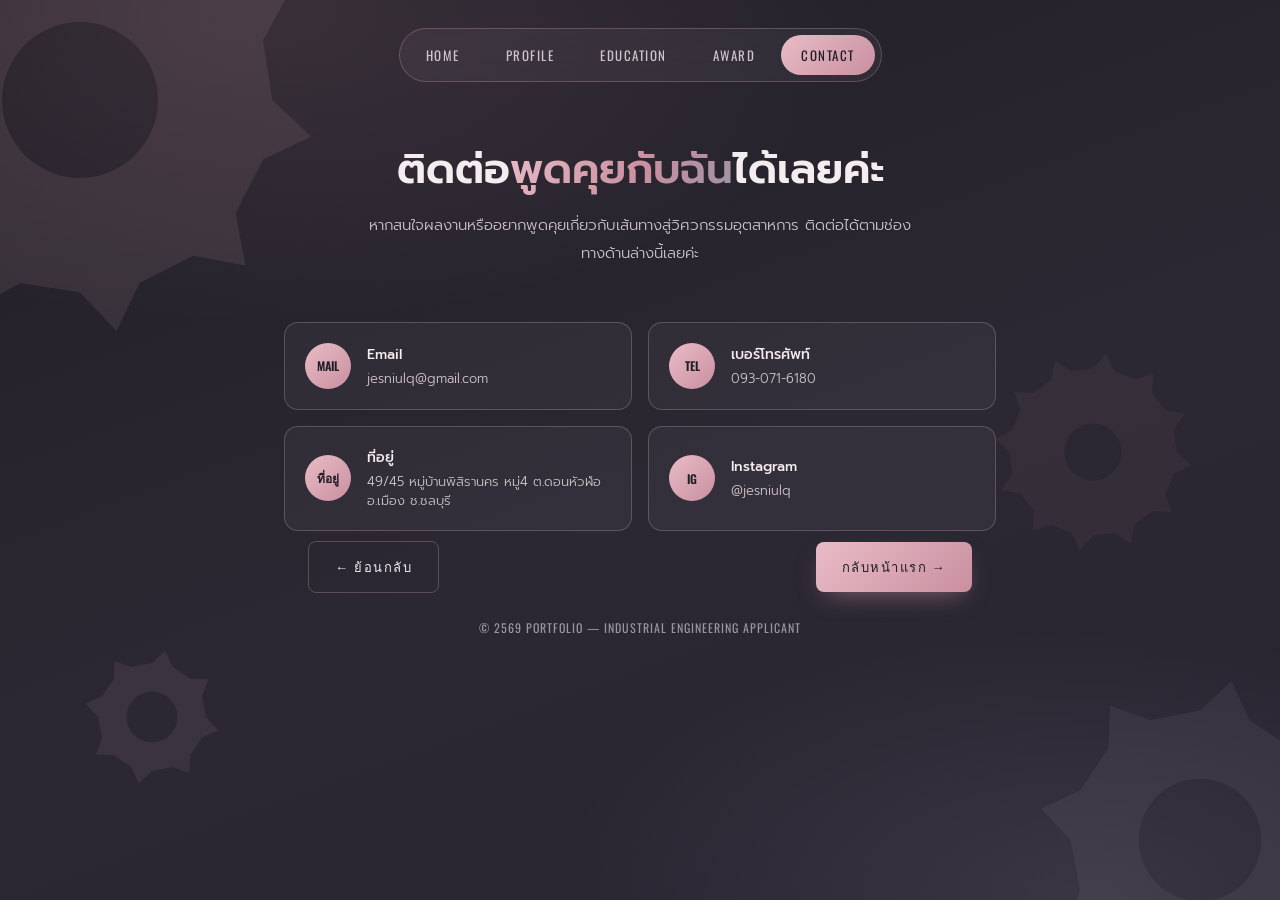
<file: contact.html>
<!DOCTYPE html>
<html lang="th">
<head>
<meta charset="UTF-8">
<meta name="viewport" content="width=device-width, initial-scale=1.0">
<title>Contact | Portfolio วิศวกรรมอุตสาหการ</title>
<link rel="preconnect" href="https://fonts.googleapis.com">
<link href="https://fonts.googleapis.com/css2?family=Prompt:wght@300;400;500;600;700&family=Oswald:wght@400;500;600&display=swap" rel="stylesheet">
<style>
  :root{
    --graphite-deep:   #201e26;
    --graphite:        #2c2833;
    --graphite-soft:   #3a3541;
    --mauve-gray:      #9c93a4;
    --blush:           #e9bcc7;
    --rose-gold:       #c98fa0;
    --rose-gold-light: #e3aebb;
    --pearl:           #f4ecee;
    --pearl-dim:       #cfc4c9;
    --line:            rgba(233,188,199,0.25);
  }

  *{margin:0;padding:0;box-sizing:border-box;}
  html{scroll-behavior:smooth;}

  body{
    font-family:'Prompt',sans-serif;
    background:
      radial-gradient(ellipse 80% 60% at 20% 0%, rgba(201,143,160,0.14), transparent 60%),
      radial-gradient(ellipse 70% 50% at 85% 100%, rgba(156,147,164,0.16), transparent 60%),
      linear-gradient(160deg, var(--graphite-deep) 0%, var(--graphite) 55%, #262330 100%);
    color:var(--pearl);
    min-height:100vh;
    overflow-x:hidden;
    position:relative;
  }

  .bg-gear{ position:fixed; opacity:0.10; z-index:0; pointer-events:none; }
  .bg-gear svg{width:100%;height:100%;display:block;}
  .bg-gear.g1{ width:520px; height:520px; top:-160px; left:-180px; animation:spin 60s linear infinite; }
  .bg-gear.g2{ width:360px; height:360px; bottom:-120px; right:-100px; animation:spinReverse 46s linear infinite; }
  .bg-gear.g3{ width:220px; height:220px; top:38%; right:6%; animation:spin 30s linear infinite; opacity:0.07;}
  .bg-gear.g4{ width:150px; height:150px; bottom:12%; left:6%; animation:spinReverse 24s linear infinite; opacity:0.08;}
  @keyframes spin{ from{transform:rotate(0deg);} to{transform:rotate(360deg);} }
  @keyframes spinReverse{ from{transform:rotate(0deg);} to{transform:rotate(-360deg);} }

  nav{ position:relative; z-index:10; display:flex; justify-content:center; padding:28px 16px 10px; }
  .nav-pill{
    display:flex; gap:6px;
    background:rgba(244,236,238,0.05);
    border:1px solid var(--line);
    backdrop-filter:blur(10px);
    border-radius:999px; padding:6px;
    flex-wrap:wrap; justify-content:center;
  }
  .nav-pill a{
    text-decoration:none; color:var(--pearl-dim);
    font-family:'Oswald',sans-serif; font-size:13px;
    letter-spacing:1.5px; text-transform:uppercase;
    padding:10px 20px; border-radius:999px;
    transition:all .35s ease; position:relative;
  }
  .nav-pill a:hover, .nav-pill a:focus-visible{
    color:var(--graphite-deep);
    background:linear-gradient(135deg,var(--blush),var(--rose-gold));
    outline:none;
  }
  .nav-pill a.active{
    color:var(--graphite-deep);
    background:linear-gradient(135deg,var(--blush),var(--rose-gold));
  }
  .nav-pill a:focus-visible{box-shadow:0 0 0 3px rgba(233,188,199,0.5);}

  .page-hero{ max-width:760px; margin:0 auto; padding:50px 24px 10px; text-align:center; position:relative; z-index:2; }
  .eyebrow{
    font-family:'Oswald',sans-serif; font-size:13px; letter-spacing:4px;
    text-transform:uppercase; color:var(--rose-gold-light);
    display:flex; align-items:center; gap:12px; margin-bottom:22px; justify-content:center;
  }
  .eyebrow::before, .eyebrow::after{ content:""; width:34px; height:1px; background:var(--rose-gold-light); }
  .page-hero h1{
    font-family:'Prompt',sans-serif; font-weight:600;
    font-size:clamp(28px,3.6vw,42px); line-height:1.3; margin-bottom:14px; color:var(--pearl);
  }
  .page-hero h1 span{
    color:transparent;
    background:linear-gradient(120deg,var(--blush),var(--rose-gold) 60%,var(--mauve-gray));
    -webkit-background-clip:text; background-clip:text;
  }
  .page-hero p{ font-size:15px; line-height:1.9; color:var(--pearl-dim); font-weight:300; max-width:56ch; margin:0 auto; }

  .container{ max-width:760px; margin:0 auto; padding:44px 24px 60px; position:relative; z-index:2; }

  .contact-grid{ display:grid; grid-template-columns:1fr 1fr; gap:16px; }
  .contact-card{
    display:flex; align-items:center; gap:16px;
    background:rgba(244,236,238,0.04); border:1px solid var(--line);
    border-radius:14px; padding:20px; transition:transform .3s ease, border-color .3s ease;
  }
  .contact-card:hover{ transform:translateY(-6px); border-color:var(--rose-gold-light); }
  .contact-icon{
    width:46px; height:46px; border-radius:50%; flex-shrink:0;
    background:linear-gradient(135deg,var(--blush),var(--rose-gold));
    display:flex; align-items:center; justify-content:center;
    font-family:'Oswald',sans-serif; font-weight:600; color:var(--graphite-deep); font-size:12px;
  }
  .contact-card .c-body h3{ font-size:14px; font-weight:500; margin-bottom:4px; color:var(--pearl); }
  .contact-card .c-body p{ font-size:13px; color:var(--pearl-dim); font-weight:300; word-break:break-word; }

  .closing{
    text-align:center; margin-top:56px; padding-top:40px; border-top:1px solid var(--line);
  }
  .closing p{
    font-size:15px; line-height:1.95; color:var(--pearl-dim); font-weight:300;
    max-width:52ch; margin:0 auto 22px;
  }
  .closing .sign{
    font-family:'Oswald',sans-serif; font-size:12px; letter-spacing:2px;
    text-transform:uppercase; color:var(--rose-gold-light);
  }

  /* ---------- prev / next page navigation ---------- */
  .page-nav{
    max-width:760px; margin:0 auto; padding:10px 24px 0;
    display:flex; justify-content:space-between; align-items:center;
    gap:16px; flex-wrap:wrap; position:relative; z-index:2;
  }
  .page-nav-btn{
    font-family:'Oswald',sans-serif; letter-spacing:1.5px; text-transform:uppercase;
    font-size:13px; text-decoration:none; padding:14px 26px; border-radius:8px;
    display:inline-flex; align-items:center; gap:10px;
    transition:transform .3s ease, box-shadow .3s ease, border-color .3s ease, background .3s ease;
  }
  .page-nav-btn.next{
    color:var(--graphite-deep);
    background:linear-gradient(135deg,var(--blush),var(--rose-gold));
    box-shadow:0 10px 26px -10px rgba(201,143,160,0.6);
    margin-left:auto;
  }
  .page-nav-btn.next:hover,.page-nav-btn.next:focus-visible{
    transform:translateY(-3px); box-shadow:0 14px 30px -10px rgba(201,143,160,0.8);
  }
  .page-nav-btn.prev{ color:var(--pearl); border:1px solid var(--line); }
  .page-nav-btn.prev:hover,.page-nav-btn.prev:focus-visible{
    border-color:var(--rose-gold-light); background:rgba(233,188,199,0.06);
  }
  .page-nav-btn:focus-visible{outline:2px solid var(--rose-gold-light);outline-offset:3px;}

  footer{
    position:relative; z-index:2; text-align:center; padding:26px 16px 40px;
    color:var(--mauve-gray); font-size:12px; letter-spacing:1px; font-family:'Oswald',sans-serif;
  }

  @media (max-width:600px){
    .contact-grid{ grid-template-columns:1fr; }
  }
  @media (prefers-reduced-motion: reduce){
    .bg-gear{ animation:none; }
    html{ scroll-behavior:auto; }
  }
</style>
</head>
<body>

  <div class="bg-gear g1"><svg viewBox="0 0 200 200"><path fill="#e9bcc7" fill-rule="evenodd" d="M 174.00,100.00 L 188.89,114.08 L 188.89,114.08 L 170.38,122.87 L 159.87,143.50 L 163.64,163.64 L 163.64,163.64 L 143.50,159.87 L 122.87,170.38 L 114.08,188.89 L 114.08,188.89 L 100.00,174.00 L 77.13,170.38 L 59.14,180.19 L 59.14,180.19 L 56.50,159.87 L 40.13,143.50 L 19.81,140.86 L 19.81,140.86 L 29.62,122.87 L 26.00,100.00 L 11.11,85.92 L 11.11,85.92 L 29.62,77.13 L 40.13,56.50 L 36.36,36.36 L 36.36,36.36 L 56.50,40.13 L 77.13,29.62 L 85.92,11.11 L 85.92,11.11 L 100.00,26.00 L 122.87,29.62 L 140.86,19.81 L 140.86,19.81 L 143.50,40.13 L 159.87,56.50 L 180.19,59.14 L 180.19,59.14 L 170.38,77.13 Z M 70.00,100.00 A 30.00,30.00 0 1,0 130.00,100.00 A 30.00,30.00 0 1,0 70.00,100.00 Z"/></svg></div>
  <div class="bg-gear g2"><svg viewBox="0 0 200 200"><path fill="#9c93a4" fill-rule="evenodd" d="M 172.00,100.00 L 188.27,117.56 L 188.27,117.56 L 166.52,127.55 L 150.91,150.91 L 150.00,174.83 L 150.00,174.83 L 127.55,166.52 L 100.00,172.00 L 82.44,188.27 L 82.44,188.27 L 72.45,166.52 L 49.09,150.91 L 25.17,150.00 L 25.17,150.00 L 33.48,127.55 L 28.00,100.00 L 11.73,82.44 L 11.73,82.44 L 33.48,72.45 L 49.09,49.09 L 50.00,25.17 L 50.00,25.17 L 72.45,33.48 L 100.00,28.00 L 117.56,11.73 L 117.56,11.73 L 127.55,33.48 L 150.91,49.09 L 174.83,50.00 L 174.83,50.00 L 166.52,72.45 Z M 66.00,100.00 A 34.00,34.00 0 1,0 134.00,100.00 A 34.00,34.00 0 1,0 66.00,100.00 Z"/></svg></div>
  <div class="bg-gear g3"><svg viewBox="0 0 200 200"><path fill="#c98fa0" fill-rule="evenodd" d="M 176.00,100.00 L 189.23,111.75 L 189.23,111.75 L 173.41,119.67 L 165.82,138.00 L 171.40,154.79 L 171.40,154.79 L 153.74,153.74 L 138.00,165.82 L 134.44,183.15 L 134.44,183.15 L 119.67,173.41 L 100.00,176.00 L 88.25,189.23 L 88.25,189.23 L 80.33,173.41 L 62.00,165.82 L 45.21,171.40 L 45.21,171.40 L 46.26,153.74 L 34.18,138.00 L 16.85,134.44 L 16.85,134.44 L 26.59,119.67 L 24.00,100.00 L 10.77,88.25 L 10.77,88.25 L 26.59,80.33 L 34.18,62.00 L 28.60,45.21 L 28.60,45.21 L 46.26,46.26 L 62.00,34.18 L 65.56,16.85 L 65.56,16.85 L 80.33,26.59 L 100.00,24.00 L 111.75,10.77 L 111.75,10.77 L 119.67,26.59 L 138.00,34.18 L 154.79,28.60 L 154.79,28.60 L 153.74,46.26 L 165.82,62.00 L 183.15,65.56 L 183.15,65.56 L 173.41,80.33 Z M 74.00,100.00 A 26.00,26.00 0 1,0 126.00,100.00 A 26.00,26.00 0 1,0 74.00,100.00 Z"/></svg></div>
  <div class="bg-gear g4"><svg viewBox="0 0 200 200"><path fill="#e9bcc7" fill-rule="evenodd" d="M 172.00,100.00 L 188.27,117.56 L 188.27,117.56 L 166.52,127.55 L 150.91,150.91 L 150.00,174.83 L 150.00,174.83 L 127.55,166.52 L 100.00,172.00 L 82.44,188.27 L 82.44,188.27 L 72.45,166.52 L 49.09,150.91 L 25.17,150.00 L 25.17,150.00 L 33.48,127.55 L 28.00,100.00 L 11.73,82.44 L 11.73,82.44 L 33.48,72.45 L 49.09,49.09 L 50.00,25.17 L 50.00,25.17 L 72.45,33.48 L 100.00,28.00 L 117.56,11.73 L 117.56,11.73 L 127.55,33.48 L 150.91,49.09 L 174.83,50.00 L 174.83,50.00 L 166.52,72.45 Z M 66.00,100.00 A 34.00,34.00 0 1,0 134.00,100.00 A 34.00,34.00 0 1,0 66.00,100.00 Z"/></svg></div>

  <nav>
    <div class="nav-pill">
      <a href="index.html">Home</a>
      <a href="profile.html">Profile</a>
      <a href="education.html">Education</a>
      <a href="award.html">Award</a>
      <a href="contact.html" class="active">Contact</a>
    </div>
  </nav>

  <section class="page-hero">

    <h1>ติดต่อ<span>พูดคุยกับฉัน</span>ได้เลยค่ะ</h1>
    <p>หากสนใจผลงานหรืออยากพูดคุยเกี่ยวกับเส้นทางสู่วิศวกรรมอุตสาหการ ติดต่อได้ตามช่องทางด้านล่างนี้เลยค่ะ</p>
  </section>

  <div class="container">
    <div class="contact-grid">
      <div class="contact-card">
        <div class="contact-icon">MAIL</div>
        <div class="c-body">
          <h3>Email</h3>
          <p>jesniulq@gmail.com</p>
        </div>
      </div>
      <div class="contact-card">
        <div class="contact-icon">TEL</div>
        <div class="c-body">
          <h3>เบอร์โทรศัพท์</h3>
          <p>093-071-6180</p>
        </div>
      </div>
      <div class="contact-card">
        <div class="contact-icon">ที่อยู่</div>
        <div class="c-body">
          <h3>ที่อยู่</h3>
          <p>49/45 หมู่บ้านพิสิรานคร หมู่4 ต.ดอนหัวฬ่อ อ.เมือง ช.ชลบุรี</p>
        </div>
      </div>
      <div class="contact-card">
        <div class="contact-icon">IG</div>
        <div class="c-body">
          <h3>Instagram</h3>
          <p>@jesniulq</p>
        </div>
      </div>
    </div>



  <div class="page-nav">
    <a href="award.html" class="page-nav-btn prev">← ย้อนกลับ</a>
    <a href="index.html" class="page-nav-btn next">กลับหน้าแรก →</a>
  </div>

  <footer>© 2569 PORTFOLIO — INDUSTRIAL ENGINEERING APPLICANT</footer>

</body>
</html>
</file>
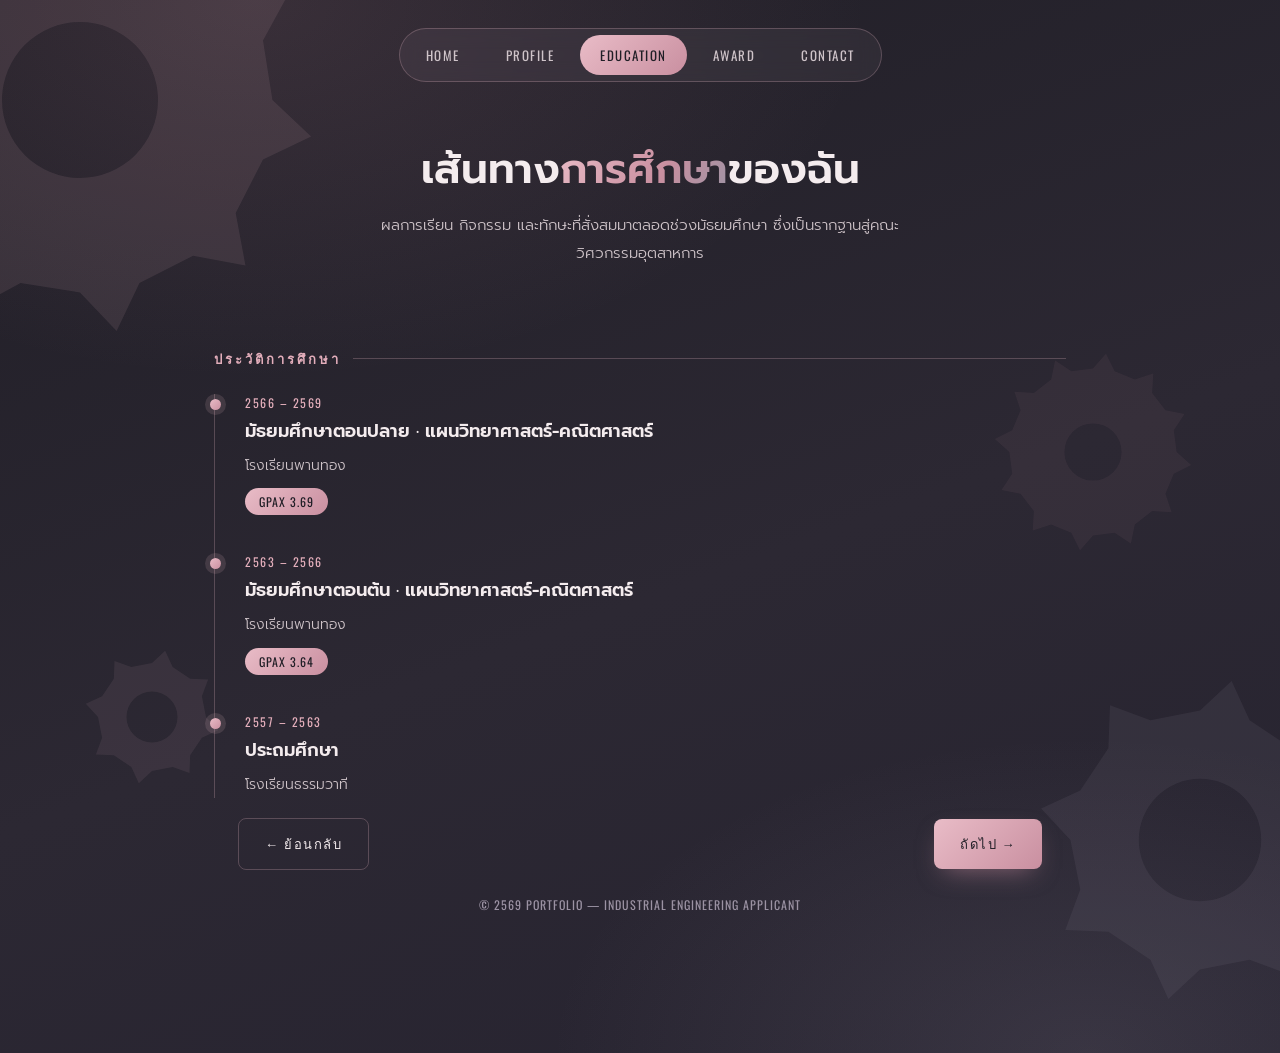
<file: education.html>
<!DOCTYPE html>
<html lang="th">
<head>
<meta charset="UTF-8">
<meta name="viewport" content="width=device-width, initial-scale=1.0">
<title>Education | Portfolio วิศวกรรมอุตสาหการ</title>
<link rel="preconnect" href="https://fonts.googleapis.com">
<link href="https://fonts.googleapis.com/css2?family=Prompt:wght@300;400;500;600;700&family=Oswald:wght@400;500;600&display=swap" rel="stylesheet">
<style>
  :root{
    --graphite-deep:   #201e26;
    --graphite:        #2c2833;
    --graphite-soft:   #3a3541;
    --mauve-gray:      #9c93a4;
    --blush:           #e9bcc7;
    --rose-gold:       #c98fa0;
    --rose-gold-light: #e3aebb;
    --pearl:           #f4ecee;
    --pearl-dim:       #cfc4c9;
    --line:            rgba(233,188,199,0.25);
  }

  *{margin:0;padding:0;box-sizing:border-box;}
  html{scroll-behavior:smooth;}

  body{
    font-family:'Prompt',sans-serif;
    background:
      radial-gradient(ellipse 80% 60% at 20% 0%, rgba(201,143,160,0.14), transparent 60%),
      radial-gradient(ellipse 70% 50% at 85% 100%, rgba(156,147,164,0.16), transparent 60%),
      linear-gradient(160deg, var(--graphite-deep) 0%, var(--graphite) 55%, #262330 100%);
    color:var(--pearl);
    min-height:100vh;
    overflow-x:hidden;
    position:relative;
  }

  .bg-gear{ position:fixed; opacity:0.10; z-index:0; pointer-events:none; }
  .bg-gear svg{width:100%;height:100%;display:block;}
  .bg-gear.g1{ width:520px; height:520px; top:-160px; left:-180px; animation:spin 60s linear infinite; }
  .bg-gear.g2{ width:360px; height:360px; bottom:-120px; right:-100px; animation:spinReverse 46s linear infinite; }
  .bg-gear.g3{ width:220px; height:220px; top:38%; right:6%; animation:spin 30s linear infinite; opacity:0.07;}
  .bg-gear.g4{ width:150px; height:150px; bottom:12%; left:6%; animation:spinReverse 24s linear infinite; opacity:0.08;}
  @keyframes spin{ from{transform:rotate(0deg);} to{transform:rotate(360deg);} }
  @keyframes spinReverse{ from{transform:rotate(0deg);} to{transform:rotate(-360deg);} }

  nav{ position:relative; z-index:10; display:flex; justify-content:center; padding:28px 16px 10px; }
  .nav-pill{
    display:flex; gap:6px;
    background:rgba(244,236,238,0.05);
    border:1px solid var(--line);
    backdrop-filter:blur(10px);
    border-radius:999px; padding:6px;
    flex-wrap:wrap; justify-content:center;
  }
  .nav-pill a{
    text-decoration:none; color:var(--pearl-dim);
    font-family:'Oswald',sans-serif; font-size:13px;
    letter-spacing:1.5px; text-transform:uppercase;
    padding:10px 20px; border-radius:999px;
    transition:all .35s ease; position:relative;
  }
  .nav-pill a:hover, .nav-pill a:focus-visible{
    color:var(--graphite-deep);
    background:linear-gradient(135deg,var(--blush),var(--rose-gold));
    outline:none;
  }
  .nav-pill a.active{
    color:var(--graphite-deep);
    background:linear-gradient(135deg,var(--blush),var(--rose-gold));
  }
  .nav-pill a:focus-visible{box-shadow:0 0 0 3px rgba(233,188,199,0.5);}

  .page-hero{ max-width:760px; margin:0 auto; padding:50px 24px 10px; text-align:center; position:relative; z-index:2; }
  .eyebrow{
    font-family:'Oswald',sans-serif; font-size:13px; letter-spacing:4px;
    text-transform:uppercase; color:var(--rose-gold-light);
    display:flex; align-items:center; gap:12px; margin-bottom:22px; justify-content:center;
  }
  .eyebrow::before, .eyebrow::after{ content:""; width:34px; height:1px; background:var(--rose-gold-light); }
  .page-hero h1{
    font-family:'Prompt',sans-serif; font-weight:600;
    font-size:clamp(28px,3.6vw,42px); line-height:1.3; margin-bottom:14px; color:var(--pearl);
  }
  .page-hero h1 span{
    color:transparent;
    background:linear-gradient(120deg,var(--blush),var(--rose-gold) 60%,var(--mauve-gray));
    -webkit-background-clip:text; background-clip:text;
  }
  .page-hero p{ font-size:15px; line-height:1.9; color:var(--pearl-dim); font-weight:300; max-width:56ch; margin:0 auto; }

  .container{ max-width:900px; margin:0 auto; padding:20px 24px 100px; position:relative; z-index:2; }

  .section-title{
    font-family:'Oswald',sans-serif; font-size:13px; letter-spacing:3px;
    text-transform:uppercase; color:var(--rose-gold-light);
    margin:50px 0 24px; display:flex; align-items:center; gap:12px;
  }
  .section-title::after{ content:""; flex:1; height:1px; background:var(--line); }

  /* ---------- timeline ---------- */
  .timeline{ position:relative; margin:10px 0; padding-left:30px; border-left:1px solid var(--line); }
  .timeline-item{ position:relative; padding-bottom:38px; }
  .timeline-item:last-child{ padding-bottom:0; }
  .timeline-item::before{
    content:""; position:absolute; left:-35px; top:5px;
    width:11px; height:11px; border-radius:50%;
    background:linear-gradient(135deg,var(--blush),var(--rose-gold));
    box-shadow:0 0 0 5px rgba(233,188,199,0.14);
  }
  .timeline-item .t-year{
    font-family:'Oswald',sans-serif; font-size:12px; color:var(--rose-gold-light);
    letter-spacing:1.5px; margin-bottom:6px; display:block; text-transform:uppercase;
  }
  .timeline-item h3{ font-size:18px; font-weight:600; margin-bottom:8px; color:var(--pearl); }
  .timeline-item p{ font-size:14px; color:var(--pearl-dim); font-weight:300; line-height:1.85; }
  .timeline-item .gpa{
    display:inline-block; margin-top:10px; font-family:'Oswald',sans-serif;
    font-size:12px; letter-spacing:1px; color:var(--graphite-deep);
    background:linear-gradient(135deg,var(--blush),var(--rose-gold));
    padding:5px 14px; border-radius:999px;
  }

  .chip-row{ display:flex; flex-wrap:wrap; gap:10px; }
  .chip{
    display:inline-flex; align-items:center; padding:9px 18px;
    border:1px solid var(--line); border-radius:999px; font-size:13px;
    color:var(--pearl-dim); background:rgba(244,236,238,0.04);
    transition:border-color .3s ease, color .3s ease;
  }
  .chip:hover{ border-color:var(--rose-gold-light); color:var(--pearl); }

  .card-grid{ display:grid; grid-template-columns:repeat(auto-fit,minmax(230px,1fr)); gap:18px; }
  .info-card{
    background:rgba(244,236,238,0.04); border:1px solid var(--line);
    border-radius:14px; padding:22px; transition:transform .3s ease, border-color .3s ease;
  }
  .info-card:hover{ transform:translateY(-6px); border-color:var(--rose-gold-light); }
  .info-card h3{ font-size:15px; font-weight:500; margin-bottom:8px; color:var(--pearl); }
  .info-card p{ font-size:13px; color:var(--pearl-dim); font-weight:300; line-height:1.8; }

  /* ---------- prev / next page navigation ---------- */
  .page-nav{
    max-width:1000px; margin:0 auto; padding:10px 24px 0;
    display:flex; justify-content:space-between; align-items:center;
    gap:16px; flex-wrap:wrap; position:relative; z-index:2;
  }
  .page-nav-btn{
    font-family:'Oswald',sans-serif; letter-spacing:1.5px; text-transform:uppercase;
    font-size:13px; text-decoration:none; padding:14px 26px; border-radius:8px;
    display:inline-flex; align-items:center; gap:10px;
    transition:transform .3s ease, box-shadow .3s ease, border-color .3s ease, background .3s ease;
  }
  .page-nav-btn.next{
    color:var(--graphite-deep);
    background:linear-gradient(135deg,var(--blush),var(--rose-gold));
    box-shadow:0 10px 26px -10px rgba(201,143,160,0.6);
    margin-left:auto;
  }
  .page-nav-btn.next:hover,.page-nav-btn.next:focus-visible{
    transform:translateY(-3px); box-shadow:0 14px 30px -10px rgba(201,143,160,0.8);
  }
  .page-nav-btn.prev{ color:var(--pearl); border:1px solid var(--line); }
  .page-nav-btn.prev:hover,.page-nav-btn.prev:focus-visible{
    border-color:var(--rose-gold-light); background:rgba(233,188,199,0.06);
  }
  .page-nav-btn:focus-visible{outline:2px solid var(--rose-gold-light);outline-offset:3px;}

  footer{
    position:relative; z-index:2; text-align:center; padding:26px 16px 40px;
    color:var(--mauve-gray); font-size:12px; letter-spacing:1px; font-family:'Oswald',sans-serif;
  }

  @media (max-width:640px){
    .timeline{ padding-left:24px; }
    .timeline-item::before{ left:-29px; }
  }
  @media (prefers-reduced-motion: reduce){
    .bg-gear{ animation:none; }
    html{ scroll-behavior:auto; }
  }
</style>
</head>
<body>

  <div class="bg-gear g1"><svg viewBox="0 0 200 200"><path fill="#e9bcc7" fill-rule="evenodd" d="M 174.00,100.00 L 188.89,114.08 L 188.89,114.08 L 170.38,122.87 L 159.87,143.50 L 163.64,163.64 L 163.64,163.64 L 143.50,159.87 L 122.87,170.38 L 114.08,188.89 L 114.08,188.89 L 100.00,174.00 L 77.13,170.38 L 59.14,180.19 L 59.14,180.19 L 56.50,159.87 L 40.13,143.50 L 19.81,140.86 L 19.81,140.86 L 29.62,122.87 L 26.00,100.00 L 11.11,85.92 L 11.11,85.92 L 29.62,77.13 L 40.13,56.50 L 36.36,36.36 L 36.36,36.36 L 56.50,40.13 L 77.13,29.62 L 85.92,11.11 L 85.92,11.11 L 100.00,26.00 L 122.87,29.62 L 140.86,19.81 L 140.86,19.81 L 143.50,40.13 L 159.87,56.50 L 180.19,59.14 L 180.19,59.14 L 170.38,77.13 Z M 70.00,100.00 A 30.00,30.00 0 1,0 130.00,100.00 A 30.00,30.00 0 1,0 70.00,100.00 Z"/></svg></div>
  <div class="bg-gear g2"><svg viewBox="0 0 200 200"><path fill="#9c93a4" fill-rule="evenodd" d="M 172.00,100.00 L 188.27,117.56 L 188.27,117.56 L 166.52,127.55 L 150.91,150.91 L 150.00,174.83 L 150.00,174.83 L 127.55,166.52 L 100.00,172.00 L 82.44,188.27 L 82.44,188.27 L 72.45,166.52 L 49.09,150.91 L 25.17,150.00 L 25.17,150.00 L 33.48,127.55 L 28.00,100.00 L 11.73,82.44 L 11.73,82.44 L 33.48,72.45 L 49.09,49.09 L 50.00,25.17 L 50.00,25.17 L 72.45,33.48 L 100.00,28.00 L 117.56,11.73 L 117.56,11.73 L 127.55,33.48 L 150.91,49.09 L 174.83,50.00 L 174.83,50.00 L 166.52,72.45 Z M 66.00,100.00 A 34.00,34.00 0 1,0 134.00,100.00 A 34.00,34.00 0 1,0 66.00,100.00 Z"/></svg></div>
  <div class="bg-gear g3"><svg viewBox="0 0 200 200"><path fill="#c98fa0" fill-rule="evenodd" d="M 176.00,100.00 L 189.23,111.75 L 189.23,111.75 L 173.41,119.67 L 165.82,138.00 L 171.40,154.79 L 171.40,154.79 L 153.74,153.74 L 138.00,165.82 L 134.44,183.15 L 134.44,183.15 L 119.67,173.41 L 100.00,176.00 L 88.25,189.23 L 88.25,189.23 L 80.33,173.41 L 62.00,165.82 L 45.21,171.40 L 45.21,171.40 L 46.26,153.74 L 34.18,138.00 L 16.85,134.44 L 16.85,134.44 L 26.59,119.67 L 24.00,100.00 L 10.77,88.25 L 10.77,88.25 L 26.59,80.33 L 34.18,62.00 L 28.60,45.21 L 28.60,45.21 L 46.26,46.26 L 62.00,34.18 L 65.56,16.85 L 65.56,16.85 L 80.33,26.59 L 100.00,24.00 L 111.75,10.77 L 111.75,10.77 L 119.67,26.59 L 138.00,34.18 L 154.79,28.60 L 154.79,28.60 L 153.74,46.26 L 165.82,62.00 L 183.15,65.56 L 183.15,65.56 L 173.41,80.33 Z M 74.00,100.00 A 26.00,26.00 0 1,0 126.00,100.00 A 26.00,26.00 0 1,0 74.00,100.00 Z"/></svg></div>
  <div class="bg-gear g4"><svg viewBox="0 0 200 200"><path fill="#e9bcc7" fill-rule="evenodd" d="M 172.00,100.00 L 188.27,117.56 L 188.27,117.56 L 166.52,127.55 L 150.91,150.91 L 150.00,174.83 L 150.00,174.83 L 127.55,166.52 L 100.00,172.00 L 82.44,188.27 L 82.44,188.27 L 72.45,166.52 L 49.09,150.91 L 25.17,150.00 L 25.17,150.00 L 33.48,127.55 L 28.00,100.00 L 11.73,82.44 L 11.73,82.44 L 33.48,72.45 L 49.09,49.09 L 50.00,25.17 L 50.00,25.17 L 72.45,33.48 L 100.00,28.00 L 117.56,11.73 L 117.56,11.73 L 127.55,33.48 L 150.91,49.09 L 174.83,50.00 L 174.83,50.00 L 166.52,72.45 Z M 66.00,100.00 A 34.00,34.00 0 1,0 134.00,100.00 A 34.00,34.00 0 1,0 66.00,100.00 Z"/></svg></div>

  <nav>
    <div class="nav-pill">
      <a href="index.html">Home</a>
      <a href="profile.html">Profile</a>
      <a href="education.html" class="active">Education</a>
      <a href="award.html">Award</a>
      <a href="contact.html">Contact</a>
    </div>
  </nav>

  <section class="page-hero">
   
    <h1>เส้นทาง<span>การศึกษา</span>ของฉัน</h1>
    <p>ผลการเรียน กิจกรรม และทักษะที่สั่งสมมาตลอดช่วงมัธยมศึกษา ซึ่งเป็นรากฐานสู่คณะวิศวกรรมอุตสาหการ</p>
  </section>

  <div class="container">

    <h2 class="section-title">ประวัติการศึกษา</h2>
    <div class="timeline">
      <div class="timeline-item">
        <span class="t-year">2566 – 2569</span>
        <h3>มัธยมศึกษาตอนปลาย · แผนวิทยาศาสตร์-คณิตศาสตร์</h3>
        <p>โรงเรียนพานทอง</p>
        <span class="gpa">GPAX 3.69</span>
      </div>
      <div class="timeline-item">
        <span class="t-year">2563 – 2566</span>
        <h3>มัธยมศึกษาตอนต้น · แผนวิทยาศาสตร์-คณิตศาสตร์</h3>
        <p>โรงเรียนพานทอง</p>
        <span class="gpa">GPAX 3.64</span>
      </div>
      <div class="timeline-item">
        <span class="t-year">2557 – 2563</span>
        <h3>ประถมศึกษา</h3>
        <p>โรงเรียนธรรมวาที</p>
      </div>
    </div>

    

  <div class="page-nav">
    <a href="profile.html" class="page-nav-btn prev">← ย้อนกลับ</a>
    <a href="award.html" class="page-nav-btn next">ถัดไป →</a>
  </div>

  <footer>© 2569 PORTFOLIO — INDUSTRIAL ENGINEERING APPLICANT</footer>

</body>
</html>
</file>
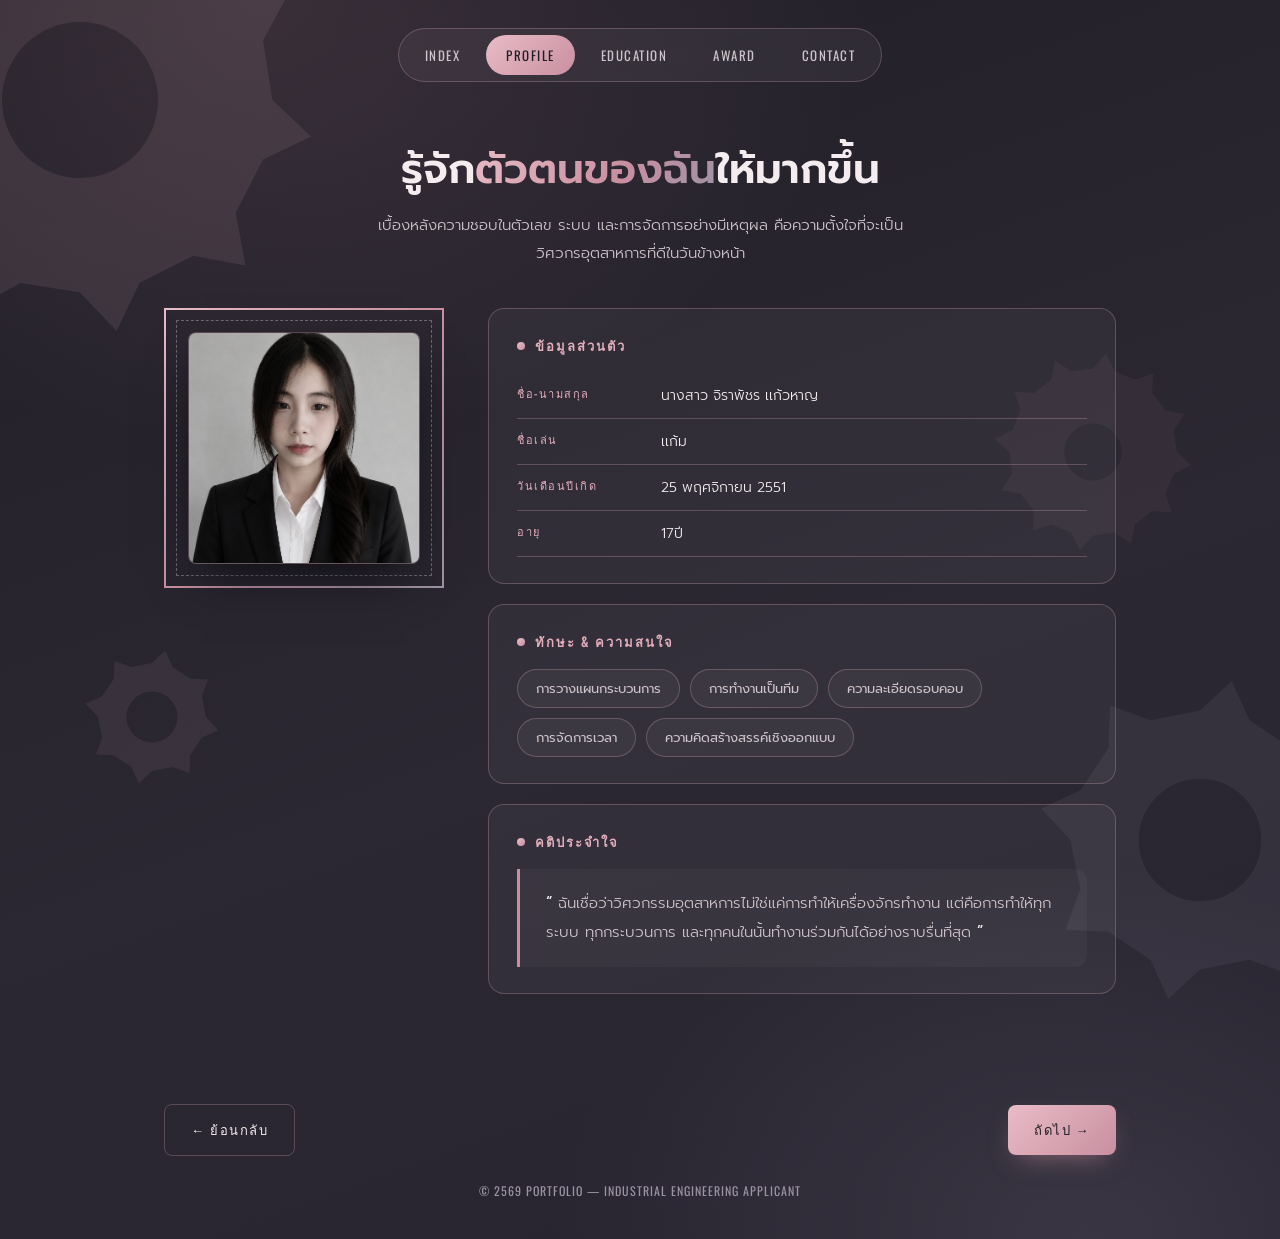
<file: profile.html>
<!DOCTYPE html>
<html lang="th">
<head>
<meta charset="UTF-8">
<meta name="viewport" content="width=device-width, initial-scale=1.0">
<title>Profile | Portfolio วิศวกรรมอุตสาหการ</title>
<link rel="preconnect" href="https://fonts.googleapis.com">
<link href="https://fonts.googleapis.com/css2?family=Prompt:wght@300;400;500;600;700&family=Oswald:wght@400;500;600&display=swap" rel="stylesheet">
<style>
  :root{
    --graphite-deep:   #201e26;
    --graphite:        #2c2833;
    --graphite-soft:   #3a3541;
    --mauve-gray:      #9c93a4;
    --blush:           #e9bcc7;
    --rose-gold:       #c98fa0;
    --rose-gold-light: #e3aebb;
    --pearl:           #f4ecee;
    --pearl-dim:       #cfc4c9;
    --line:            rgba(233,188,199,0.25);
  }

  *{margin:0;padding:0;box-sizing:border-box;}
  html{scroll-behavior:smooth;}

  body{
    font-family:'Prompt',sans-serif;
    background:
      radial-gradient(ellipse 80% 60% at 20% 0%, rgba(201,143,160,0.14), transparent 60%),
      radial-gradient(ellipse 70% 50% at 85% 100%, rgba(156,147,164,0.16), transparent 60%),
      linear-gradient(160deg, var(--graphite-deep) 0%, var(--graphite) 55%, #262330 100%);
    color:var(--pearl);
    min-height:100vh;
    overflow-x:hidden;
    position:relative;
  }

  /* ---------- decorative background gears ---------- */
  .bg-gear{ position:fixed; opacity:0.10; z-index:0; pointer-events:none; }
  .bg-gear svg{width:100%;height:100%;display:block;}
  .bg-gear.g1{ width:520px; height:520px; top:-160px; left:-180px; animation:spin 60s linear infinite; }
  .bg-gear.g2{ width:360px; height:360px; bottom:-120px; right:-100px; animation:spinReverse 46s linear infinite; }
  .bg-gear.g3{ width:220px; height:220px; top:38%; right:6%; animation:spin 30s linear infinite; opacity:0.07;}
  .bg-gear.g4{ width:150px; height:150px; bottom:12%; left:6%; animation:spinReverse 24s linear infinite; opacity:0.08;}
  @keyframes spin{ from{transform:rotate(0deg);} to{transform:rotate(360deg);} }
  @keyframes spinReverse{ from{transform:rotate(0deg);} to{transform:rotate(-360deg);} }

  /* ---------- top nav ---------- */
  nav{ position:relative; z-index:10; display:flex; justify-content:center; padding:28px 16px 10px; }
  .nav-pill{
    display:flex; gap:6px;
    background:rgba(244,236,238,0.05);
    border:1px solid var(--line);
    backdrop-filter:blur(10px);
    border-radius:999px; padding:6px;
    flex-wrap:wrap; justify-content:center;
  }
  .nav-pill a{
    text-decoration:none; color:var(--pearl-dim);
    font-family:'Oswald',sans-serif; font-size:13px;
    letter-spacing:1.5px; text-transform:uppercase;
    padding:10px 20px; border-radius:999px;
    transition:all .35s ease; position:relative;
  }
  .nav-pill a:hover, .nav-pill a:focus-visible{
    color:var(--graphite-deep);
    background:linear-gradient(135deg,var(--blush),var(--rose-gold));
    outline:none;
  }
  .nav-pill a.active{
    color:var(--graphite-deep);
    background:linear-gradient(135deg,var(--blush),var(--rose-gold));
  }
  .nav-pill a:focus-visible{box-shadow:0 0 0 3px rgba(233,188,199,0.5);}

  /* ---------- shared page hero ---------- */
  .page-hero{ max-width:760px; margin:0 auto; padding:50px 24px 10px; text-align:center; position:relative; z-index:2; }
  .eyebrow{
    font-family:'Oswald',sans-serif; font-size:13px; letter-spacing:4px;
    text-transform:uppercase; color:var(--rose-gold-light);
    display:flex; align-items:center; gap:12px; margin-bottom:22px;
    justify-content:center;
  }
  .eyebrow::before, .eyebrow::after{ content:""; width:34px; height:1px; background:var(--rose-gold-light); }
  .page-hero h1{
    font-family:'Prompt',sans-serif; font-weight:600;
    font-size:clamp(28px,3.6vw,42px); line-height:1.3;
    margin-bottom:14px; color:var(--pearl);
  }
  .page-hero h1 span{
    color:transparent;
    background:linear-gradient(120deg,var(--blush),var(--rose-gold) 60%,var(--mauve-gray));
    -webkit-background-clip:text; background-clip:text;
  }
  .page-hero p{
    font-size:15px; line-height:1.9; color:var(--pearl-dim);
    font-weight:300; max-width:56ch; margin:0 auto;
  }

  .container{ max-width:1000px; margin:0 auto; padding:20px 24px 100px; position:relative; z-index:2; }

  .section-title{
    font-family:'Oswald',sans-serif; font-size:13px; letter-spacing:3px;
    text-transform:uppercase; color:var(--rose-gold-light);
    margin:44px 0 18px; display:flex; align-items:center; gap:12px;
  }
  .section-title::after{ content:""; flex:1; height:1px; background:var(--line); }

  /* ---------- NEW: Square-framed Medallion Layout ---------- */
  .medallion-wrap{ 
    position:relative; 
    width:100%; 
    max-width:280px; 
    aspect-ratio:1/1; 
    margin:0 auto; 
  }
  /* กรอบสี่เหลี่ยมชั้นนอกสุด (เส้นขอบเล่นระดับสี) */
  .med-square-outer {
    position: absolute;
    inset: 0;
    border: 2px solid transparent;
    border-image: linear-gradient(135deg, var(--blush), var(--rose-gold) 50%, var(--mauve-gray)) 1;
    transform: rotate(0deg);
    transition: transform 0.6s ease;
  }
  .medallion-wrap:hover .med-square-outer {
    transform: rotate(45deg); /* หมุนกรอบนอกเล็กน้อยเมื่อเอาเมาส์มาวางเพิ่มมิติ */
  }
  /* กรอบสี่เหลี่ยมชั้นใน (เส้นประบางๆ) */
  .med-square-inner {
    position: absolute;
    inset: 12px;
    border: 1px dashed var(--mauve-gray);
    opacity: 0.6;
  }
  /* ตัวกล่องใส่รูปภาพทรงสี่เหลี่ยม */
  .frame{
    position:absolute; 
    inset:24px; 
    border-radius:8px; /* มนขอบเล็กน้อยเพื่อให้ดูโมเดิร์น ไม่แข็งเกินไป */
    background:linear-gradient(160deg, var(--graphite-soft), var(--graphite-deep));
    border:1px solid var(--line);
    display:flex; align-items:center; justify-content:center; overflow:hidden;
    box-shadow: inset 0 0 0 6px rgba(244,236,238,0.04), 0 20px 50px -15px rgba(0,0,0,0.7);
  }
  .frame img{ width:100%; height:100%; object-fit:cover; filter:grayscale(15%) saturate(1.05); }

  /* ---------- profile layout ---------- */
  .profile-grid{
    display:grid;
    grid-template-columns:280px 1fr;
    gap:44px;
    align-items:start;
    margin-top:10px;
  }
  .bio h2{
    font-size:24px; font-weight:600; color:var(--pearl); margin-bottom:6px;
  }
  .bio .role{
    font-family:'Oswald',sans-serif; font-size:13px; letter-spacing:1.5px;
    text-transform:uppercase; color:var(--rose-gold-light); margin-bottom:18px; display:block;
  }
  .bio p{ font-size:15px; line-height:1.95; color:var(--pearl-dim); font-weight:300; margin-bottom:8px; }

  .facts{ list-style:none; margin:24px 0 8px; }
  .facts li{
    display:flex; flex-wrap:wrap; gap:4px 14px; padding:12px 0;
    border-bottom:1px solid var(--line); font-size:14px; color:var(--pearl); font-weight:300;
  }
  .facts li strong{
    font-family:'Oswald',sans-serif; font-size:11px; letter-spacing:1.5px;
    text-transform:uppercase; color:var(--rose-gold-light); min-width:130px; font-weight:500;
  }

  .chip-row{ display:flex; flex-wrap:wrap; gap:10px; }
  .chip{
    display:inline-flex; align-items:center; padding:9px 18px;
    border:1px solid var(--line); border-radius:999px; font-size:13px;
    color:var(--pearl-dim); background:rgba(244,236,238,0.04);
    transition:border-color .3s ease, color .3s ease;
  }
  .chip:hover{ border-color:var(--rose-gold-light); color:var(--pearl); }

  .quote-block{
    border-left:3px solid var(--rose-gold);
    padding:20px 26px; background:rgba(244,236,238,0.03);
    border-radius:0 12px 12px 0; color:var(--pearl-dim);
    font-size:15px; line-height:1.95; margin:30px 0 10px; font-weight:300;
  }
  .quote-block b{ color:var(--pearl); font-weight:500; }

  /* ---------- profile: 3 boxes beside the photo ---------- */
  .profile-boxes{ display:flex; flex-direction:column; gap:20px; }
  .info-box{
    background:rgba(244,236,238,0.04);
    border:1px solid var(--line);
    border-radius:16px;
    padding:26px 28px;
    transition:transform .3s ease, border-color .3s ease;
  }
  .info-box:hover{ transform:translateY(-4px); border-color:var(--rose-gold-light); }
  .info-box h3{
    font-family:'Oswald',sans-serif; font-size:13px; letter-spacing:2px;
    text-transform:uppercase; color:var(--rose-gold-light);
    margin-bottom:16px; display:flex; align-items:center; gap:10px;
  }
  .info-box h3::before{
    content:""; width:8px; height:8px; border-radius:50%;
    background:linear-gradient(135deg,var(--blush),var(--rose-gold)); flex-shrink:0;
  }
  .info-box .facts{ margin:16px 0 0; }
  .info-box .quote-block{ margin:0; }

  /* ---------- prev / next page navigation ---------- */
  .page-nav{
    max-width:1000px; margin:0 auto; padding:10px 24px 0;
    display:flex; justify-content:space-between; align-items:center;
    gap:16px; flex-wrap:wrap; position:relative; z-index:2;
  }
  .page-nav-btn{
    font-family:'Oswald',sans-serif; letter-spacing:1.5px; text-transform:uppercase;
    font-size:13px; text-decoration:none; padding:14px 26px; border-radius:8px;
    display:inline-flex; align-items:center; gap:10px;
    transition:transform .3s ease, box-shadow .3s ease, border-color .3s ease, background .3s ease;
  }
  .page-nav-btn.next{
    color:var(--graphite-deep);
    background:linear-gradient(135deg,var(--blush),var(--rose-gold));
    box-shadow:0 10px 26px -10px rgba(201,143,160,0.6);
    margin-left:auto;
  }
  .page-nav-btn.next:hover,.page-nav-btn.next:focus-visible{
    transform:translateY(-3px); box-shadow:0 14px 30px -10px rgba(201,143,160,0.8);
  }
  .page-nav-btn.prev{ color:var(--pearl); border:1px solid var(--line); }
  .page-nav-btn.prev:hover,.page-nav-btn.prev:focus-visible{
    border-color:var(--rose-gold-light); background:rgba(233,188,199,0.06);
  }
  .page-nav-btn:focus-visible{outline:2px solid var(--rose-gold-light);outline-offset:3px;}

  footer{
    position:relative; z-index:2; text-align:center; padding:26px 16px 40px;
    color:var(--mauve-gray); font-size:12px; letter-spacing:1px; font-family:'Oswald',sans-serif;
  }

  /* ---------- responsive ---------- */
  @media (max-width:800px){
    .profile-grid{ grid-template-columns:1fr; text-align:center; }
    .facts li{ justify-content:center; }
    .chip-row{ justify-content:center; }
    .bio{ text-align:left; }
  }
  @media (prefers-reduced-motion: reduce){
    .bg-gear, .med-square-outer{ animation:none; }
    html{ scroll-behavior:auto; }
  }
</style>
</head>
<body>

  <div class="bg-gear g1"><svg viewBox="0 0 200 200"><path fill="#e9bcc7" fill-rule="evenodd" d="M 174.00,100.00 L 188.89,114.08 L 188.89,114.08 L 170.38,122.87 L 159.87,143.50 L 163.64,163.64 L 163.64,163.64 L 143.50,159.87 L 122.87,170.38 L 114.08,188.89 L 114.08,188.89 L 100.00,174.00 L 77.13,170.38 L 59.14,180.19 L 59.14,180.19 L 56.50,159.87 L 40.13,143.50 L 19.81,140.86 L 19.81,140.86 L 29.62,122.87 L 26.00,100.00 L 11.11,85.92 L 11.11,85.92 L 29.62,77.13 L 40.13,56.50 L 36.36,36.36 L 36.36,36.36 L 56.50,40.13 L 77.13,29.62 L 85.92,11.11 L 85.92,11.11 L 100.00,26.00 L 122.87,29.62 L 140.86,19.81 L 140.86,19.81 L 143.50,40.13 L 159.87,56.50 L 180.19,59.14 L 180.19,59.14 L 170.38,77.13 Z M 70.00,100.00 A 30.00,30.00 0 1,0 130.00,100.00 A 30.00,30.00 0 1,0 70.00,100.00 Z"/></svg></div>
  <div class="bg-gear g2"><svg viewBox="0 0 200 200"><path fill="#9c93a4" fill-rule="evenodd" d="M 172.00,100.00 L 188.27,117.56 L 188.27,117.56 L 166.52,127.55 L 150.91,150.91 L 150.00,174.83 L 150.00,174.83 L 127.55,166.52 L 100.00,172.00 L 82.44,188.27 L 82.44,188.27 L 72.45,166.52 L 49.09,150.91 L 25.17,150.00 L 25.17,150.00 L 33.48,127.55 L 28.00,100.00 L 11.73,82.44 L 11.73,82.44 L 33.48,72.45 L 49.09,49.09 L 50.00,25.17 L 50.00,25.17 L 72.45,33.48 L 100.00,28.00 L 117.56,11.73 L 117.56,11.73 L 127.55,33.48 L 150.91,49.09 L 174.83,50.00 L 174.83,50.00 L 166.52,72.45 Z M 66.00,100.00 A 34.00,34.00 0 1,0 134.00,100.00 A 34.00,34.00 0 1,0 66.00,100.00 Z"/></svg></div>
  <div class="bg-gear g3"><svg viewBox="0 0 200 200"><path fill="#c98fa0" fill-rule="evenodd" d="M 176.00,100.00 L 189.23,111.75 L 189.23,111.75 L 173.41,119.67 L 165.82,138.00 L 171.40,154.79 L 171.40,154.79 L 153.74,153.74 L 138.00,165.82 L 134.44,183.15 L 134.44,183.15 L 119.67,173.41 L 100.00,176.00 L 88.25,189.23 L 88.25,189.23 L 80.33,173.41 L 62.00,165.82 L 45.21,171.40 L 45.21,171.40 L 46.26,153.74 L 34.18,138.00 L 16.85,134.44 L 16.85,134.44 L 26.59,119.67 L 24.00,100.00 L 10.77,88.25 L 10.77,88.25 L 26.59,80.33 L 34.18,62.00 L 28.60,45.21 L 28.60,45.21 L 46.26,46.26 L 62.00,34.18 L 65.56,16.85 L 65.56,16.85 L 80.33,26.59 L 100.00,24.00 L 111.75,10.77 L 111.75,10.77 L 119.67,26.59 L 138.00,34.18 L 154.79,28.60 L 154.79,28.60 L 153.74,46.26 L 165.82,62.00 L 183.15,65.56 L 183.15,65.56 L 173.41,80.33 Z M 74.00,100.00 A 26.00,26.00 0 1,0 126.00,100.00 A 26.00,26.00 0 1,0 74.00,100.00 Z"/></svg></div>
  <div class="bg-gear g4"><svg viewBox="0 0 200 200"><path fill="#e9bcc7" fill-rule="evenodd" d="M 172.00,100.00 L 188.27,117.56 L 188.27,117.56 L 166.52,127.55 L 150.91,150.91 L 150.00,174.83 L 150.00,174.83 L 127.55,166.52 L 100.00,172.00 L 82.44,188.27 L 82.44,188.27 L 72.45,166.52 L 49.09,150.91 L 25.17,150.00 L 25.17,150.00 L 33.48,127.55 L 28.00,100.00 L 11.73,82.44 L 11.73,82.44 L 33.48,72.45 L 49.09,49.09 L 50.00,25.17 L 50.00,25.17 L 72.45,33.48 L 100.00,28.00 L 117.56,11.73 L 117.56,11.73 L 127.55,33.48 L 150.91,49.09 L 174.83,50.00 L 174.83,50.00 L 166.52,72.45 Z M 66.00,100.00 A 34.00,34.00 0 1,0 134.00,100.00 A 34.00,34.00 0 1,0 66.00,100.00 Z"/></svg></div>

  <nav>
    <div class="nav-pill">
      <a href="index.html">Index</a>
      <a href="profile.html" class="active">Profile</a>
      <a href="education.html">Education</a>
      <a href="award.html">Award</a>
      <a href="contact.html">Contact</a>
    </div>
  </nav>

  <section class="page-hero">
    <h1>รู้จัก<span>ตัวตนของฉัน</span>ให้มากขึ้น</h1>
    <p>เบื้องหลังความชอบในตัวเลข ระบบ และการจัดการอย่างมีเหตุผล คือความตั้งใจที่จะเป็นวิศวกรอุตสาหการที่ดีในวันข้างหน้า</p>
  </section>

  <div class="container">
    <div class="profile-grid">
      <div>
        <!-- เปลี่ยนโครงสร้างกรอบรูปตรงนี้เป็นสี่เหลี่ยมซ้อนมีมิติเดิร์นๆ -->
        <div class="medallion-wrap">
          <div class="med-square-outer"></div>
          <div class="med-square-inner"></div>
          <div class="frame">
            <img src="images/IMG_0733.jpeg" alt="รูปโปรไฟล์">
          </div>
        </div>
      </div>

      <div class="profile-boxes">

        <div class="info-box">
          <h3>ข้อมูลส่วนตัว</h3>
          <ul class="facts">
            <li><strong>ชื่อ-นามสกุล</strong>นางสาว จิราพัชร เเก้วหาญ</li>
            <li><strong>ชื่อเล่น</strong>เเก้ม</li>
            <li><strong>วันเดือนปีเกิด</strong>25 พฤศจิกายน 2551</li>
            <li><strong>อายุ</strong>17ปี</li>
          </ul>
        </div>

        <div class="info-box">
          <h3>ทักษะ &amp; ความสนใจ</h3>
          <div class="chip-row">
            <span class="chip">การวางแผนกระบวนการ</span>
            <span class="chip">การทำงานเป็นทีม</span>
            <span class="chip">ความละเอียดรอบคอบ</span>
            <span class="chip">การจัดการเวลา</span>
            <span class="chip">ความคิดสร้างสรรค์เชิงออกแบบ</span>
          </div>
        </div>

        <div class="info-box">
          <h3>คติประจำใจ</h3>
          <div class="quote-block">
            <b>“</b> ฉันเชื่อว่าวิศวกรรมอุตสาหการไม่ใช่แค่การทำให้เครื่องจักรทำงาน
            แต่คือการทำให้ทุกระบบ ทุกกระบวนการ และทุกคนในนั้นทำงานร่วมกันได้อย่างราบรื่นที่สุด <b>”</b>
          </div>
        </div>

      </div>
    </div>
  </div>

  <div class="page-nav">
    <a href="index.html" class="page-nav-btn prev">← ย้อนกลับ</a>
    <a href="education.html" class="page-nav-btn next">ถัดไป →</a>
  </div>

  <footer>© 2569 PORTFOLIO — INDUSTRIAL ENGINEERING APPLICANT</footer>

</body>
</html>
</file>
